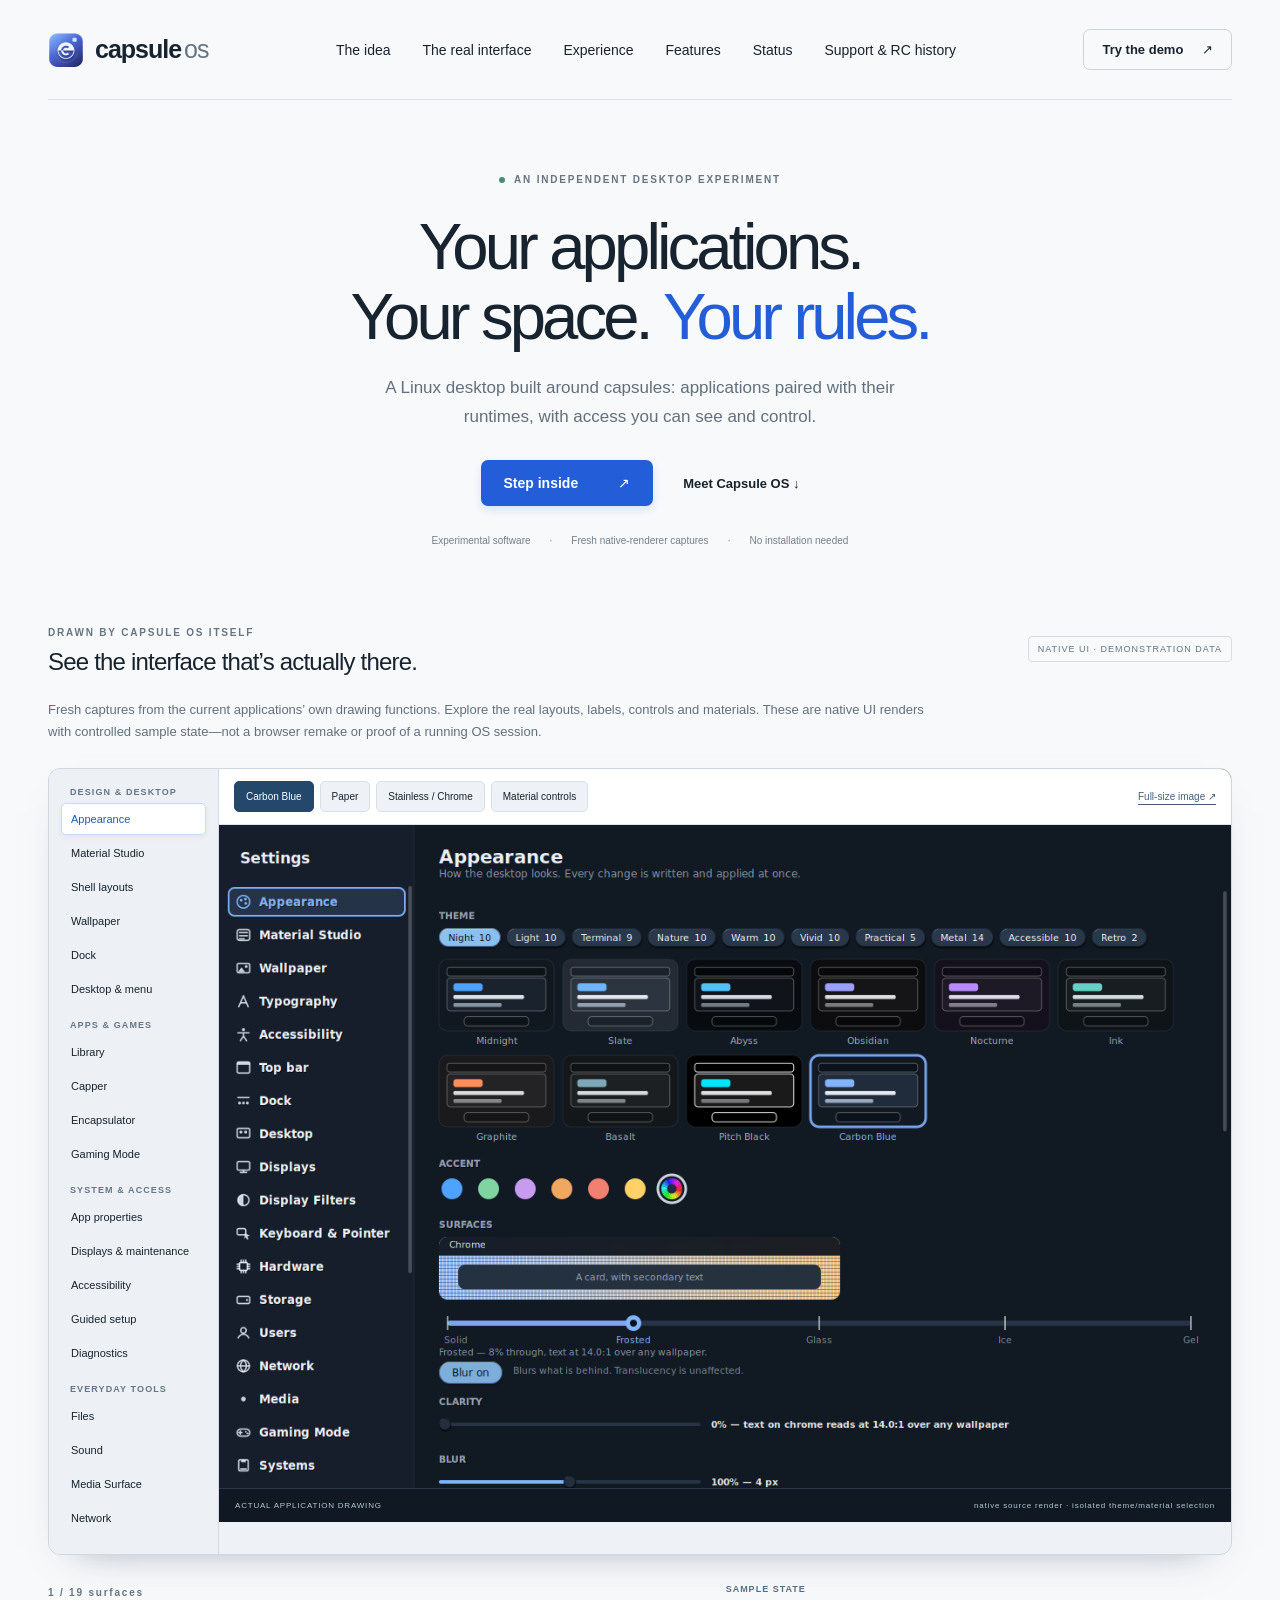
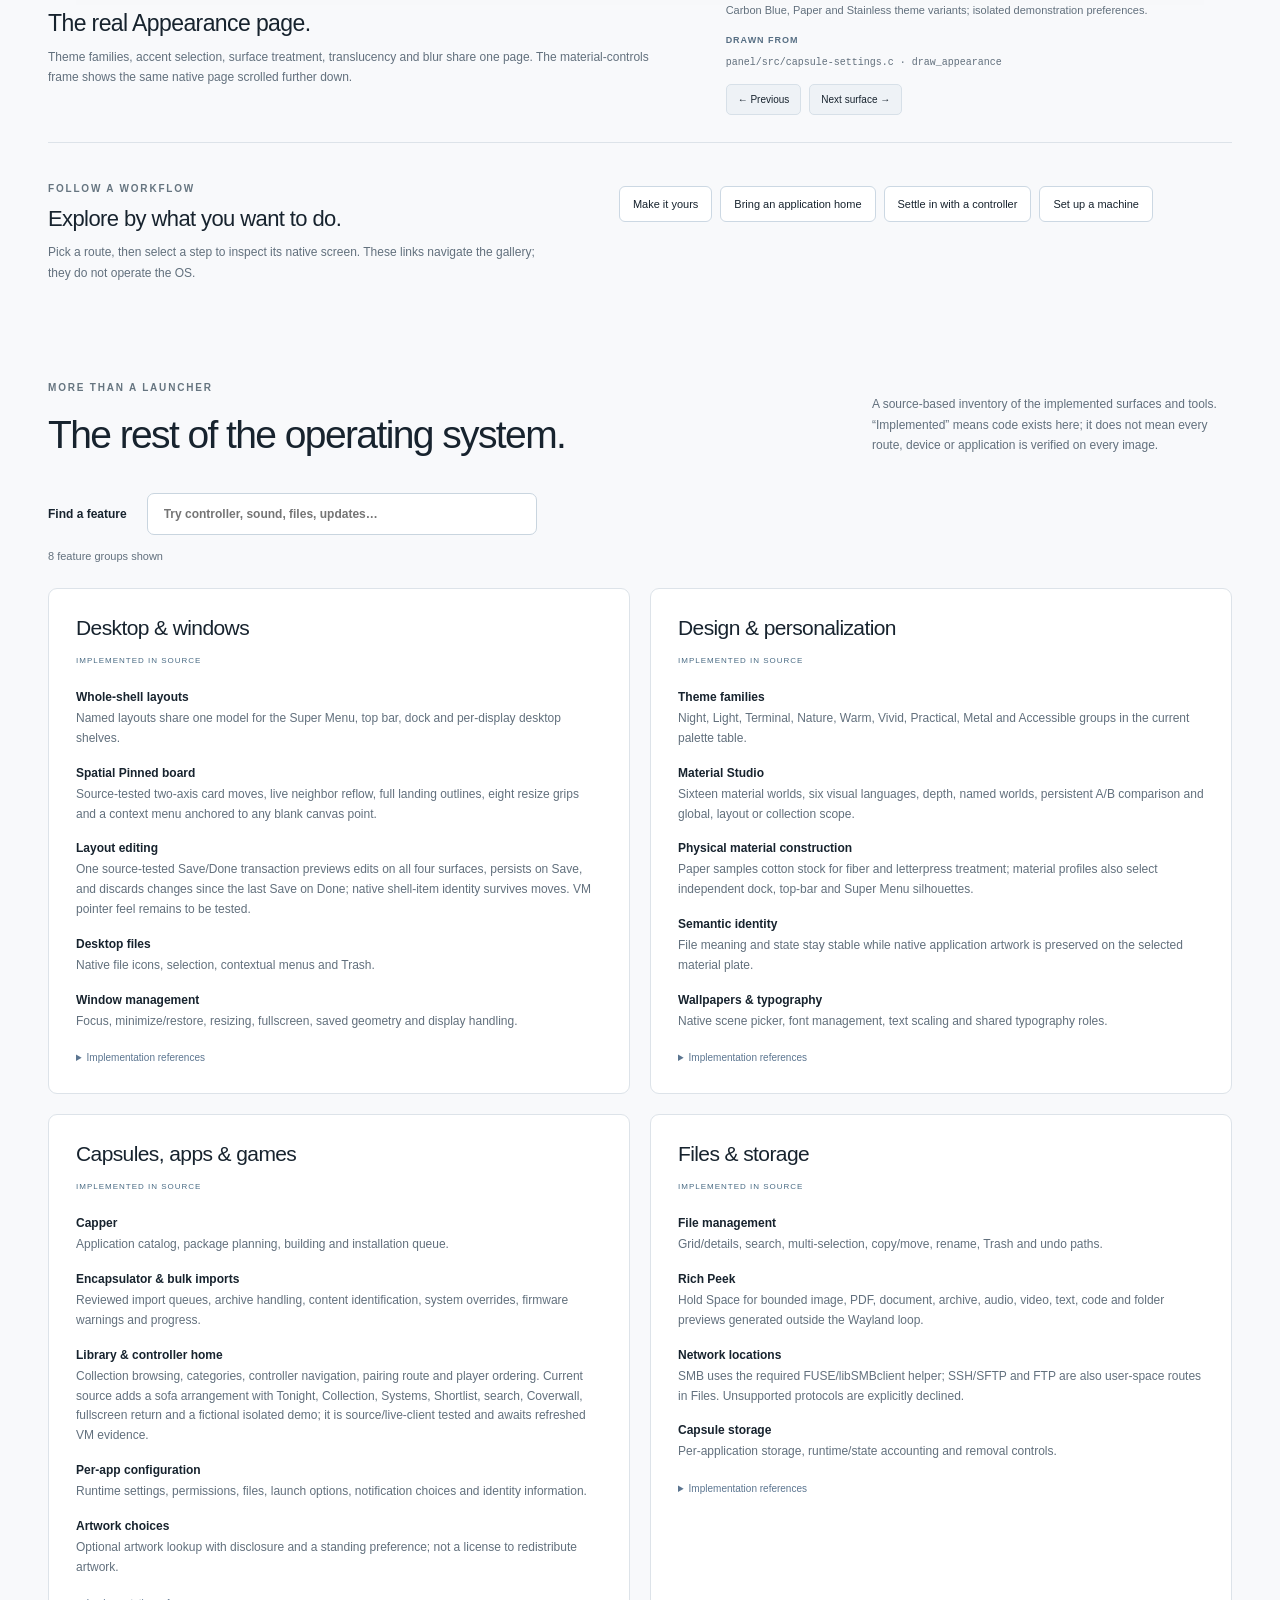
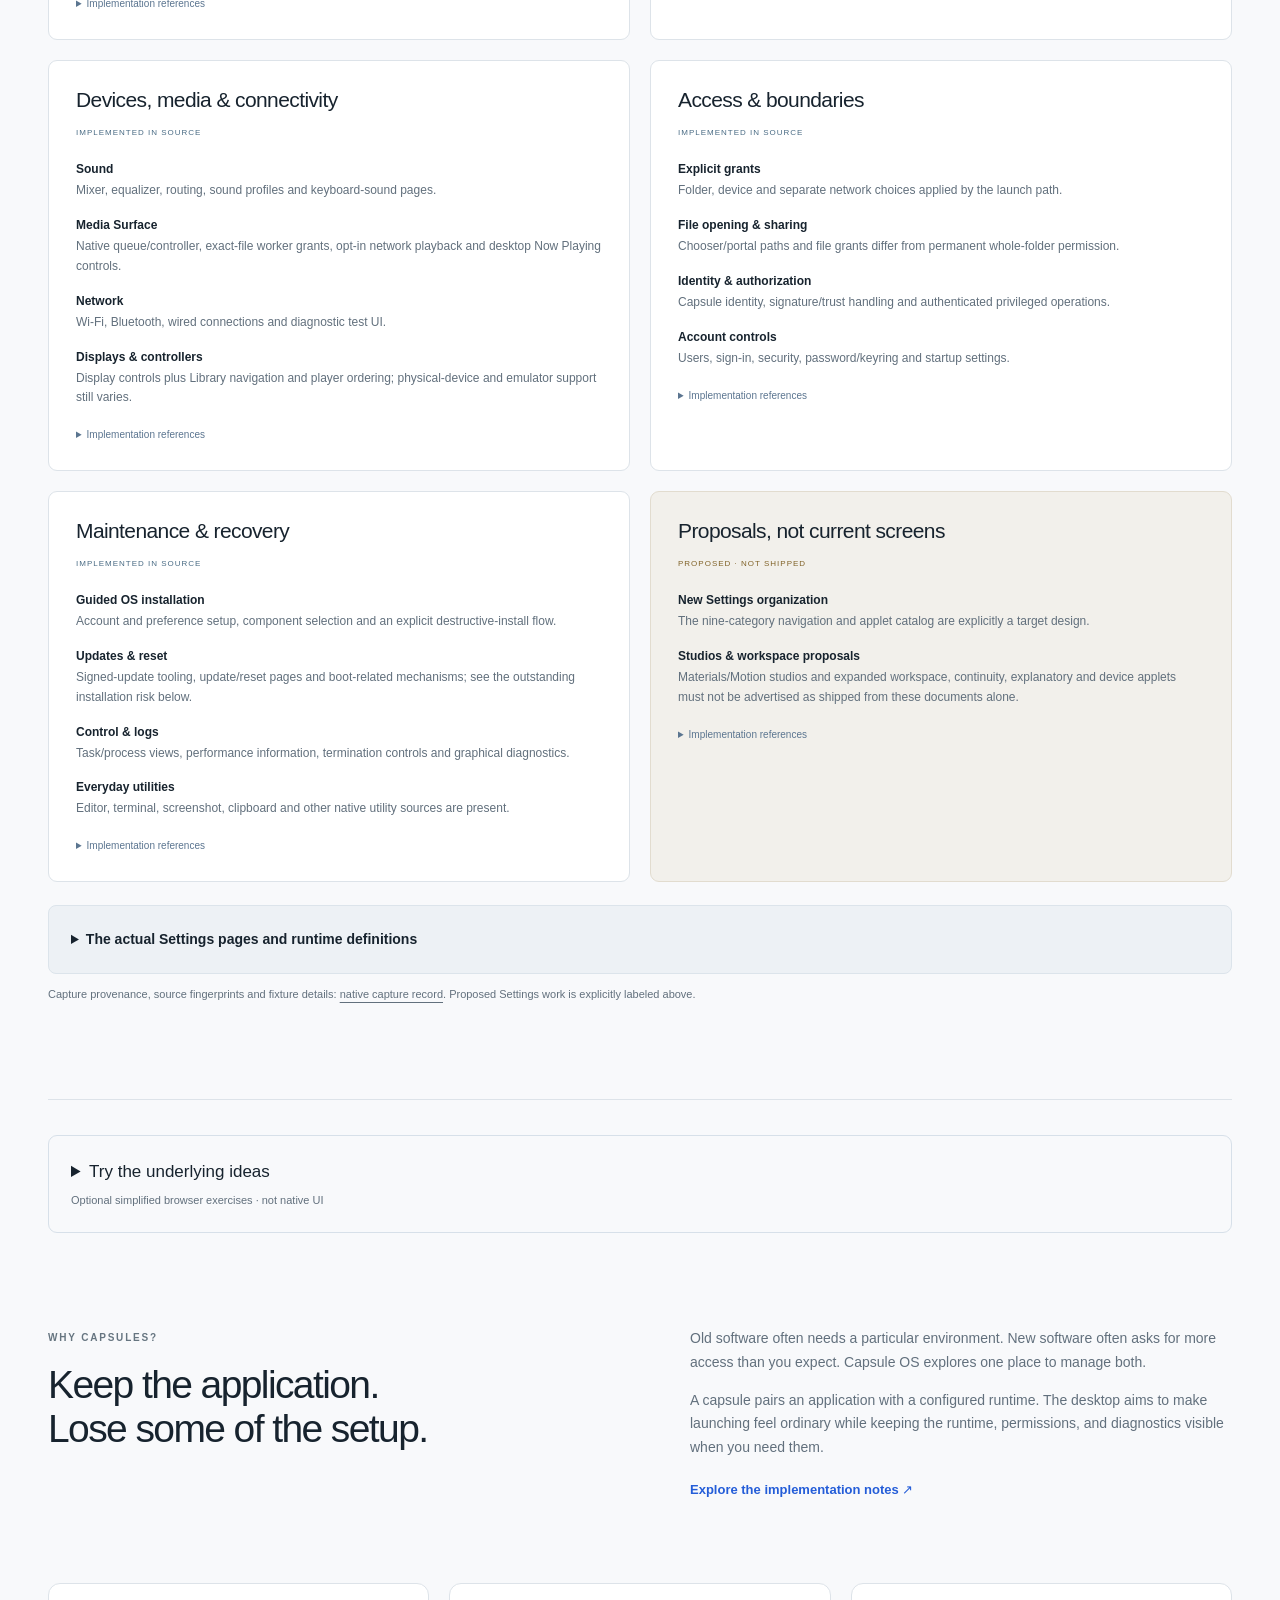
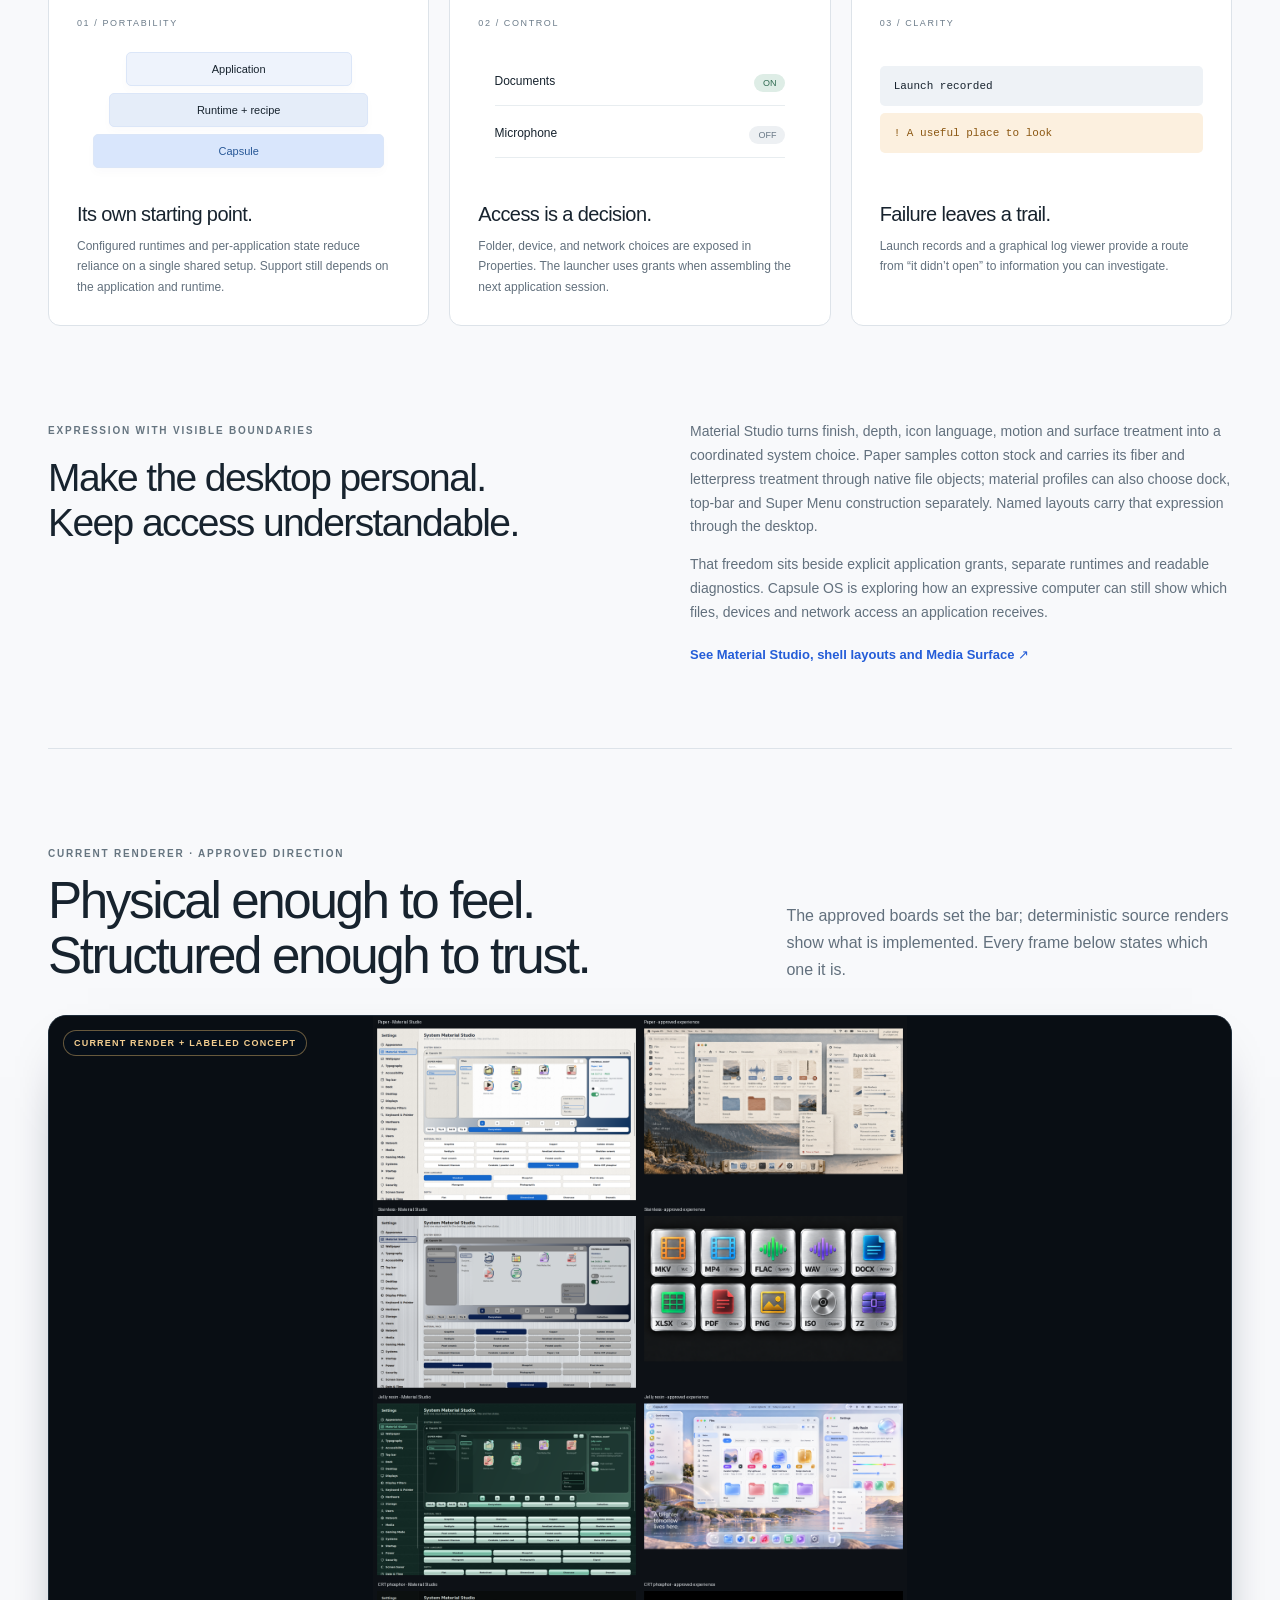
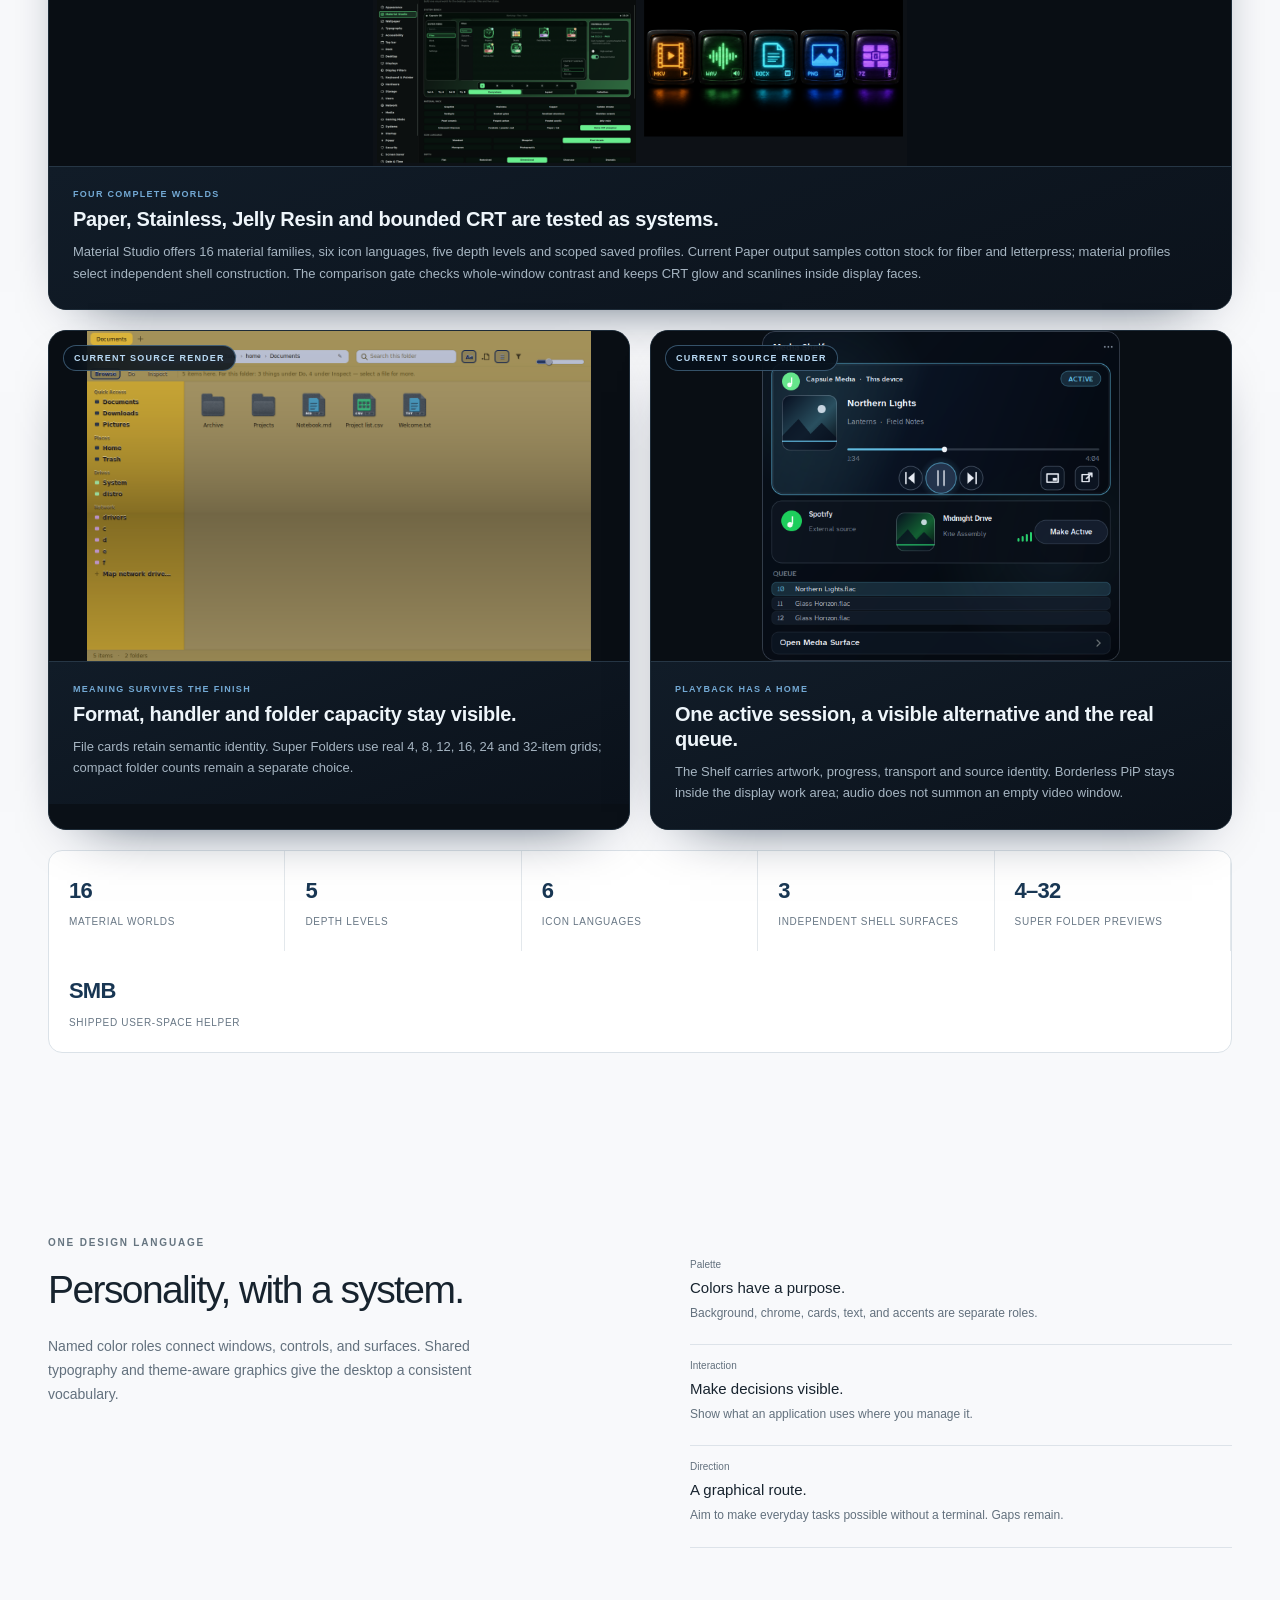
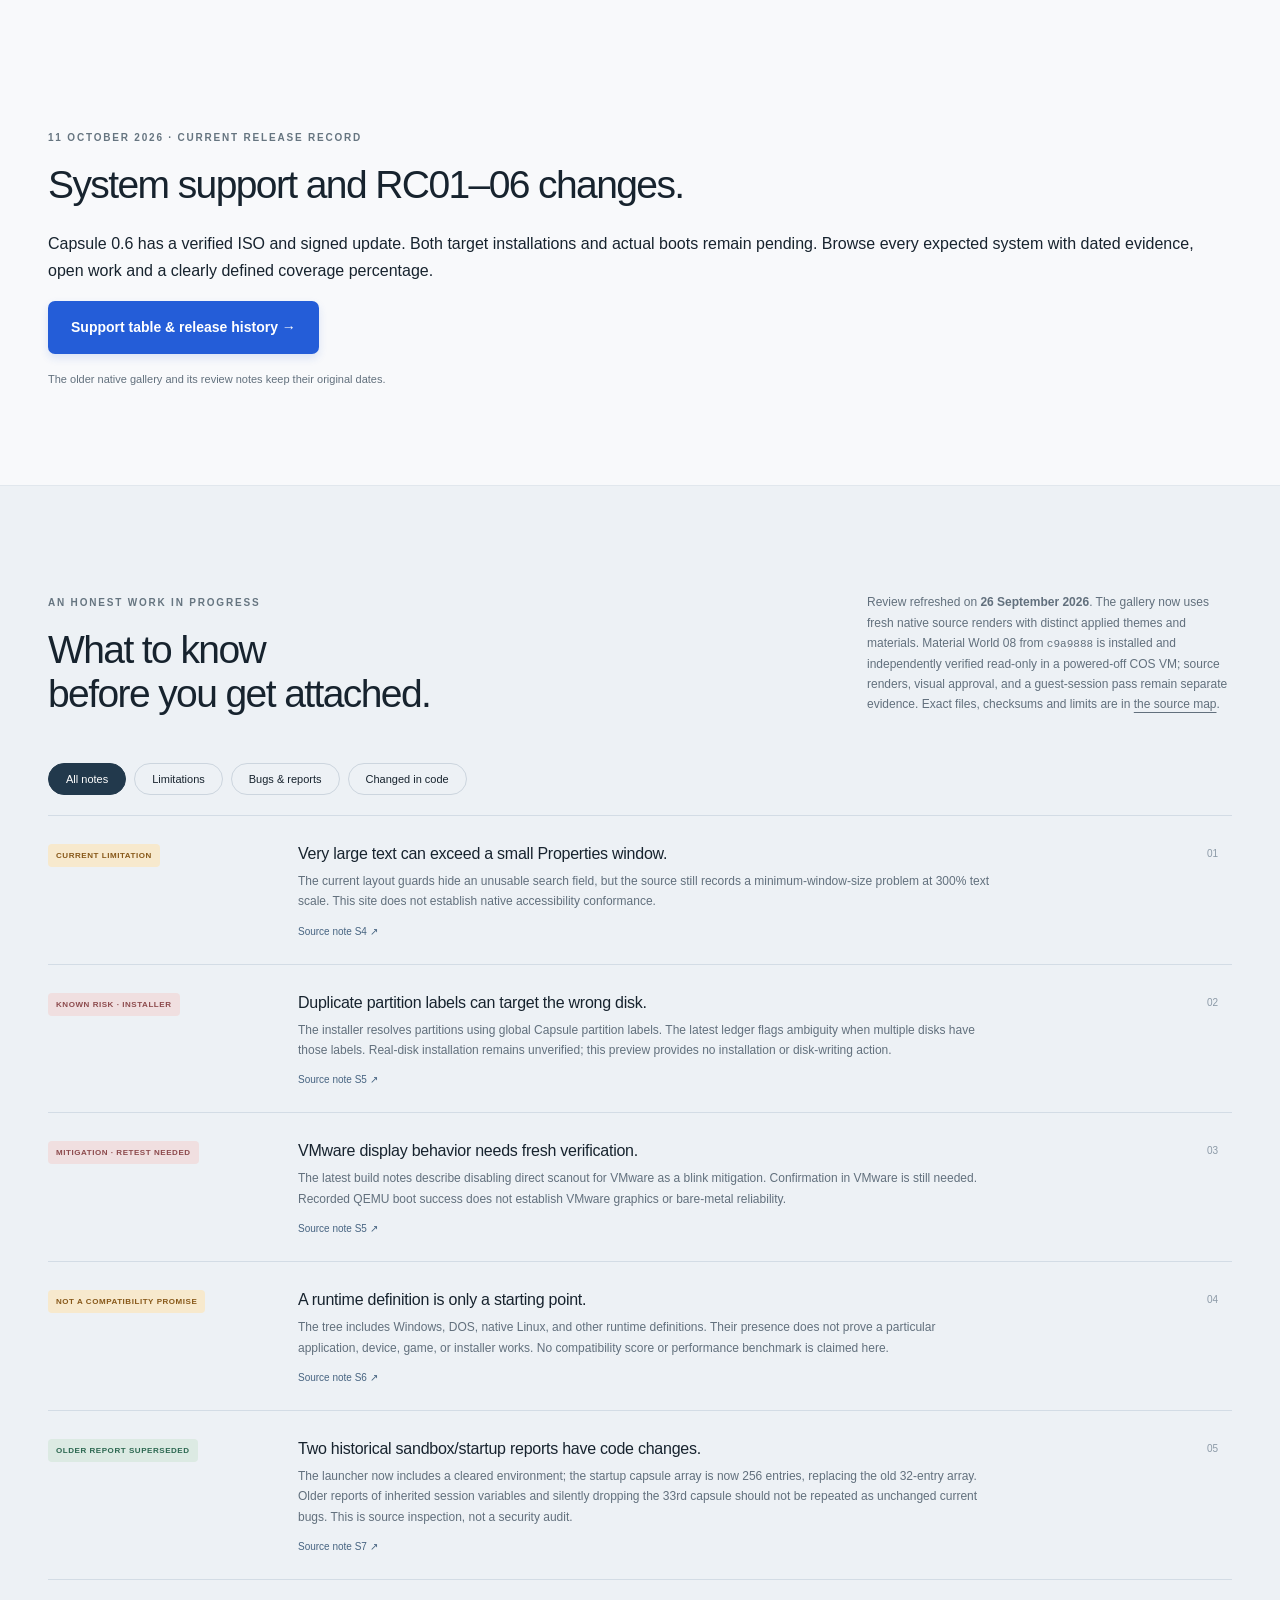
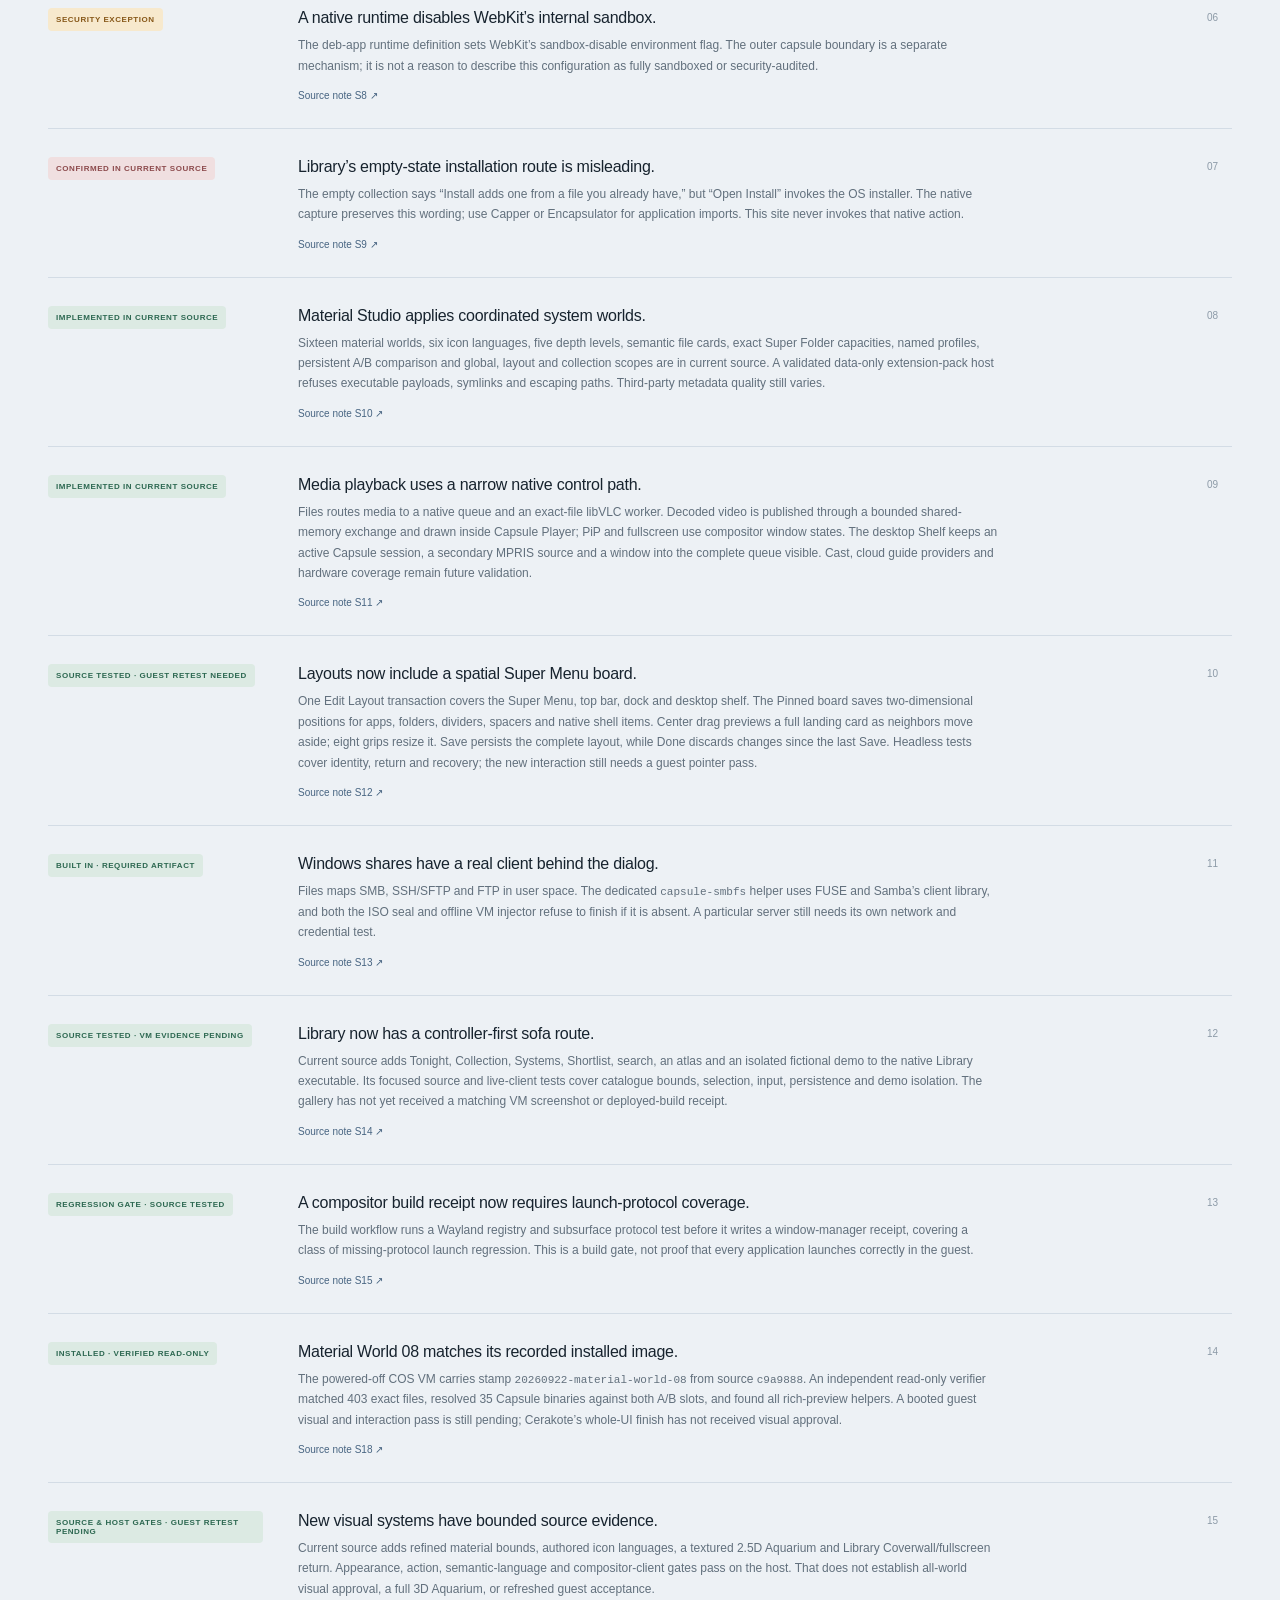
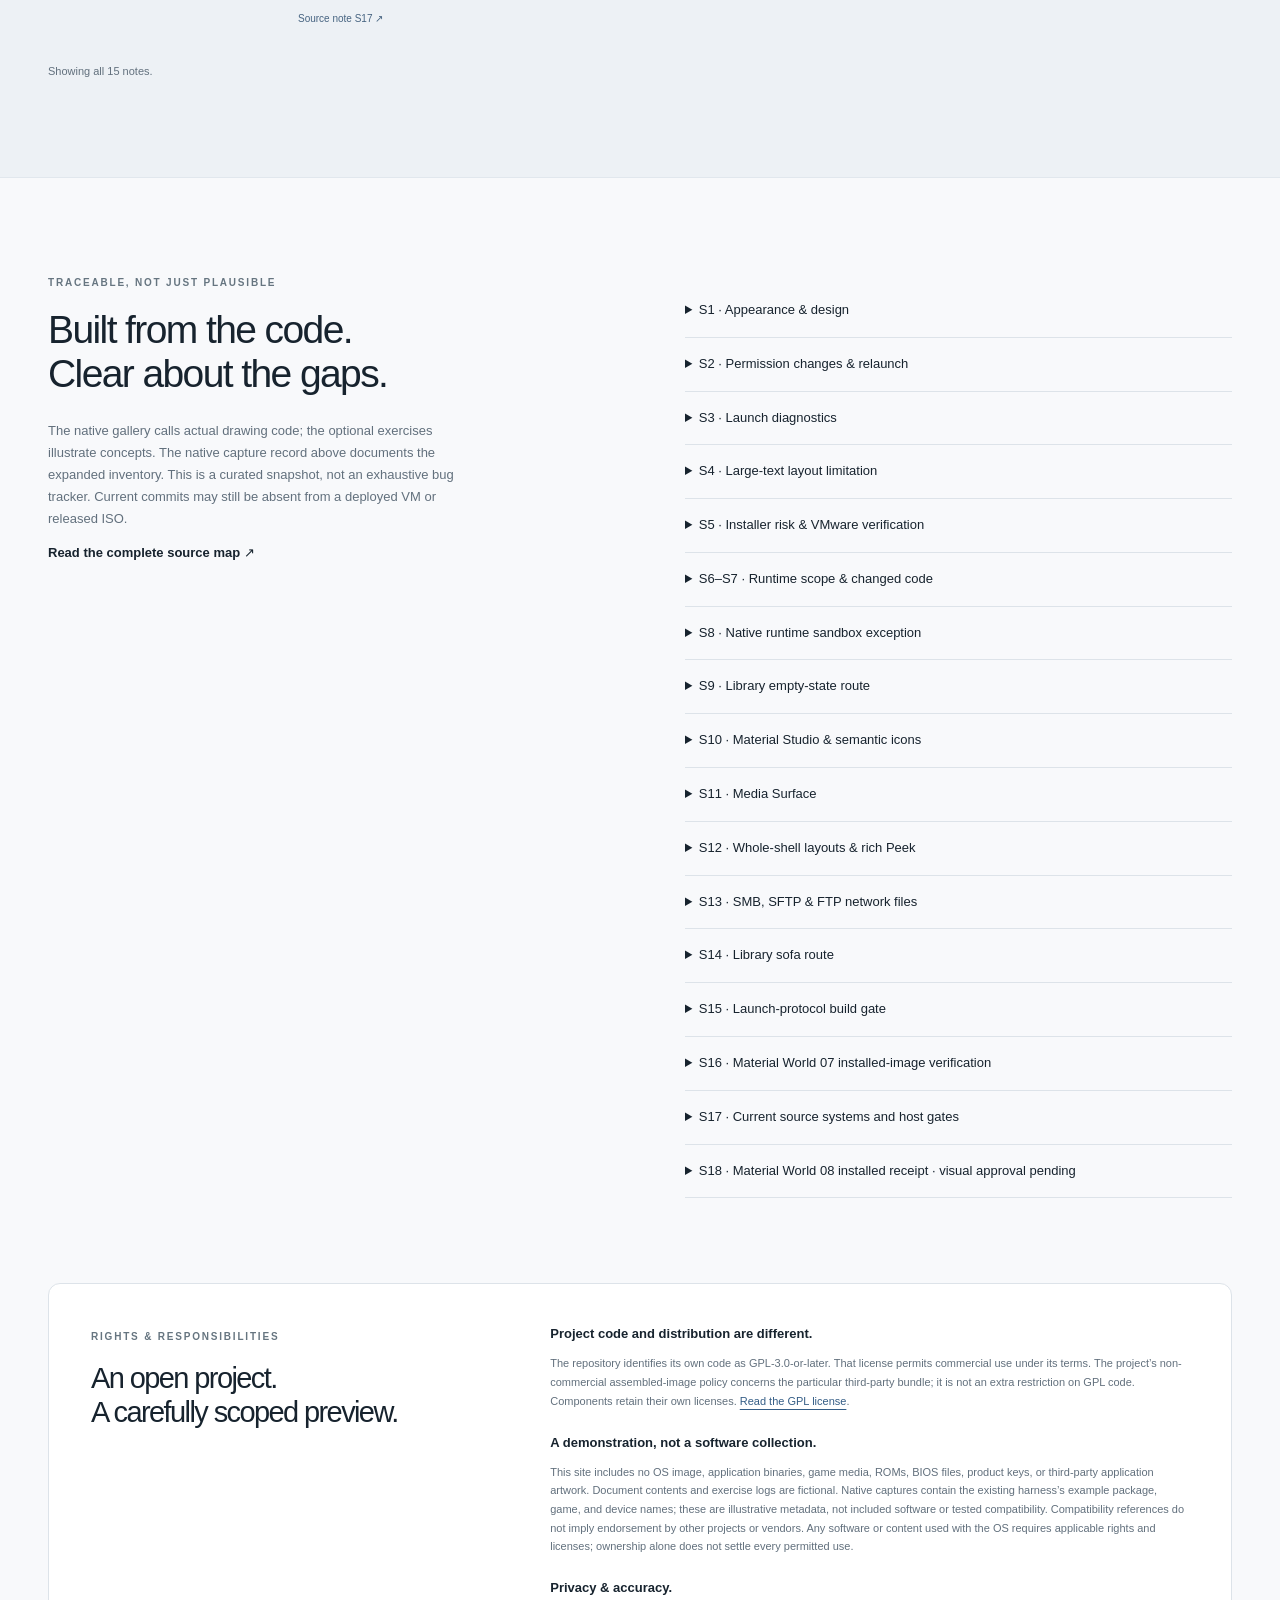
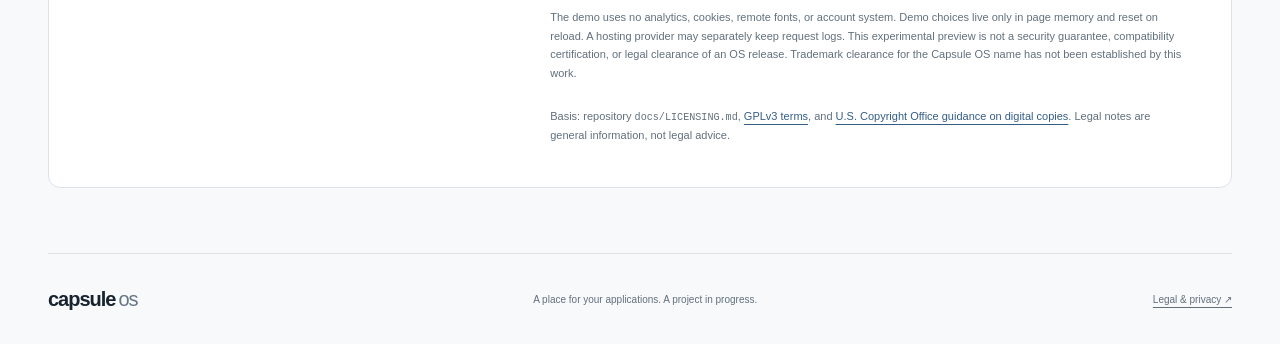
<file: index.html>
<!doctype html>
<!-- SPDX-License-Identifier: GPL-3.0-or-later -->
<html lang="en">
<head>
  <meta charset="utf-8"><meta name="viewport" content="width=device-width, initial-scale=1">
  <meta name="description" content="Explore Capsule OS, an experimental Linux desktop built around application capsules. Try interactive design, permission, and diagnostic demonstrations.">
  <meta name="referrer" content="no-referrer">
  <title>Capsule OS — A place for your applications.</title>
  <link rel="icon" href="assets/encapsulator.svg" type="image/svg+xml">
  <link rel="stylesheet" href="styles.css"><link rel="stylesheet" href="native.css"><script src="native-data.js" defer></script><script src="native-inventory.js" defer></script><script src="native.js" defer></script><script src="app.js" defer></script>
</head>
<body>
<a class="skip" href="#main">Skip to content</a>
<header class="header wrap">
  <a class="brand" href="#"><img src="assets/encapsulator.svg" width="36" height="36" alt="">capsule<span>os</span></a>
  <nav aria-label="Main navigation"><a href="#purpose">The idea</a><a href="#playground">The real interface</a><a href="#experience-title">Experience</a><a href="#features">Features</a><a href="#status">Status</a><a href="support.html">Support &amp; RC history</a></nav>
  <a class="header-cta" href="#playground">Try the demo <span aria-hidden="true">↗</span></a>
</header>
<main id="main">
<section class="hero wrap">
  <div class="eyebrow"><span class="dot"></span> AN INDEPENDENT DESKTOP EXPERIMENT</div>
  <h1>Your applications.<br>Your space. <span>Your rules.</span></h1>
  <p class="hero-copy">A Linux desktop built around capsules: applications paired with their runtimes, with access you can see and control.</p>
  <div class="hero-actions"><a class="button primary" href="#playground">Step inside <span aria-hidden="true">↗</span></a><a class="text-link" href="#purpose">Meet Capsule OS <span aria-hidden="true">↓</span></a></div>
  <div class="hero-meta"><span>Experimental software</span><span>Fresh native-renderer captures</span><span>No installation needed</span></div>
</section>
<section class="wrap native-section" id="playground" aria-labelledby="native-heading">
 <div class="showcase-top"><div><span class="eyebrow">DRAWN BY CAPSULE OS ITSELF</span><h2 id="native-heading">See the interface that’s actually there.</h2></div><span class="outline-badge">NATIVE UI · DEMONSTRATION DATA</span></div>
 <p class="native-intro">Fresh captures from the current applications’ own drawing functions. Explore the real layouts, labels, controls and materials. These are native UI renders with controlled sample state—not a browser remake or proof of a running OS session.</p>
 <label class="native-mobile-picker">Explore a native screen <select id="native-mobile-select"></select></label>
 <div class="native-gallery" id="native-gallery">
  <nav id="native-navigation" aria-label="Native interface gallery"></nav>
  <div class="native-stage"><div class="native-toolbar"><div id="native-variants" role="group" aria-label="Native screen variants"></div><a id="native-original" href="assets/native/appearance.png" target="_blank" rel="noopener">Full-size image ↗</a></div><figure><img id="native-image" src="assets/native/appearance.png" width="1160" height="760" alt="The native Capsule OS Appearance page, rendered by current source using Carbon Blue."><figcaption><span id="native-evidence-kind">ACTUAL APPLICATION DRAWING</span><span id="native-evidence-note">1160 × 760 · source snapshot</span></figcaption></figure></div>
 </div>
 <div class="native-description"><div><span class="eyebrow" id="native-counter">1 / 19 surfaces</span><h3 id="native-title">The real Appearance page.</h3><p id="native-description">Theme families, accent selection, surfaces, translucency and blur in the native Settings page.</p></div><div class="native-provenance"><p><strong>Sample state</strong><span id="native-fixture">Carbon Blue; isolated demonstration preferences.</span></p><p><strong>Drawn from</strong><code id="native-source">panel/src/capsule-settings.c</code></p><div class="native-paging"><button id="native-prev" aria-label="Previous native surface">← Previous</button><button id="native-next" aria-label="Next native surface">Next surface →</button></div></div></div>
 <noscript><p class="notice">The native Appearance capture above is available without JavaScript. Enable JavaScript to switch surfaces, or browse the <a href="NATIVE-CAPTURES.md">capture index</a>.</p></noscript>
 <div class="tour-builder"><div><span class="eyebrow">FOLLOW A WORKFLOW</span><h3>Explore by what you want to do.</h3><p>Pick a route, then select a step to inspect its native screen. These links navigate the gallery; they do not operate the OS.</p></div><div><div class="tour-options" role="group" aria-label="Guided routes"><button data-tour="appearance,wallpaper,dock-settings,desktop,accessibility" aria-pressed="false">Make it yours</button><button data-tour="capper,encapsulator,permissions,library" aria-pressed="false">Bring an application home</button><button data-tour="library,network,sound" aria-pressed="false">Settle in with a controller</button><button data-tour="install,network,accessibility,logs" aria-pressed="false">Set up a machine</button></div><div id="tour-steps" aria-live="polite"></div></div></div>
</section>
<section class="wrap section feature-section" id="features"><div class="feature-heading"><div><span class="eyebrow">MORE THAN A LAUNCHER</span><h2>The rest of the operating system.</h2></div><p>A source-based inventory of the implemented surfaces and tools. “Implemented” means code exists here; it does not mean every route, device or application is verified on every image.</p></div><label class="feature-search">Find a feature <input type="search" id="feature-search" placeholder="Try controller, sound, files, updates…"></label><p id="feature-count" class="small" aria-live="polite">8 feature groups shown</p><div id="feature-groups"></div>
 <details class="inventory-details"><summary>The actual Settings pages and runtime definitions</summary><div class="inventory-columns"><div><h3>Settings pages in the current source</h3><p class="small">Extracted from PAGE_NAME in capsule-settings.c, not the proposed navigation catalog.</p><ul id="settings-inventory"></ul></div><div><h3>Runtime definitions in the current tree</h3><p class="small">Definitions are configuration, not a tested-application list. Some require separately licensed software or firmware.</p><ul id="runtime-inventory"></ul></div></div></details>
 <p class="small">Capture provenance, source fingerprints and fixture details: <a href="NATIVE-CAPTURES.md">native capture record</a>. Proposed Settings work is explicitly labeled above.</p>
</section>
<details class="concept-lab wrap" id="concept-lab"><summary><span>Try the underlying ideas</span><small>Optional simplified browser exercises · not native UI</small></summary>
<section class="showcase" id="concept-demos" aria-labelledby="play-title">
  <div class="showcase-top"><div><span class="eyebrow">SUPPLEMENTARY LEARNING EXERCISES</span><h2 id="play-title">Experiment with three concepts.</h2></div><span class="outline-badge">ILLUSTRATION · NOT NATIVE UI</span></div>
  <div class="demo-tabs" role="tablist" aria-label="Choose a demonstration"><button id="tab-appearance" role="tab" aria-selected="true" aria-controls="demo-panel" data-demo="appearance">01 <span>Make it yours</span></button><button id="tab-permissions" role="tab" aria-selected="false" tabindex="-1" aria-controls="demo-panel" data-demo="permissions">02 <span>Decide what gets in</span></button><button id="tab-logs" role="tab" aria-selected="false" tabindex="-1" aria-controls="demo-panel" data-demo="logs">03 <span>See what happened</span></button></div>
  <div class="desktop" id="desktop" data-theme="midnight">
    <div class="wallpaper" aria-hidden="true"><div class="orbit orbit-one"></div><div class="orbit orbit-two"></div><div class="orbit orbit-three"></div></div>
    <div class="systembar"><span class="system-name"><img src="assets/encapsulator.svg" alt="" width="20" height="20"> Capsule OS <span class="system-app" id="system-app">Settings</span></span><span class="system-time">Preview session <span aria-hidden="true">·</span> 09:41</span></div>
    <div class="desktop-label" aria-hidden="true">A space<br>of your own.</div>
    <div class="app-window" id="demo-panel" role="tabpanel" aria-labelledby="tab-appearance" tabindex="0"></div>
    <div class="dock" aria-label="Demo shortcuts"><button data-open="appearance" aria-label="Open appearance demo" title="Appearance"><svg viewBox="0 0 24 24" aria-hidden="true"><circle cx="12" cy="12" r="8"/><circle cx="12" cy="12" r="3"/><path d="M12 2v3m0 14v3M2 12h3m14 0h3"/></svg><span></span></button><button data-open="permissions" aria-label="Open permissions demo" title="Permissions"><svg viewBox="0 0 24 24" aria-hidden="true"><rect x="5" y="10" width="14" height="11" rx="3"/><path d="M8 10V7a4 4 0 018 0v3m-4 5v3"/></svg><span></span></button><button data-open="logs" aria-label="Open logs demo" title="Logs"><svg viewBox="0 0 24 24" aria-hidden="true"><rect x="4" y="3" width="16" height="18" rx="3"/><path d="M8 8h8m-8 4h8m-8 4h5"/></svg><span></span></button></div>
  </div>
  <div class="demo-caption"><p id="demo-caption"></p><button id="reset-demo" class="text-link">Reset demos ↺</button></div>
  <p class="simulation-note">These browser interactions explain selected code paths. They do not run applications, enforce an OS sandbox, access your files, or reproduce every native control. The wallpaper is a web illustration.</p>
  <noscript><p class="notice">Enable JavaScript for interactive demos. The project overview, limitations, and legal notes below remain available.</p></noscript>
</section>
</details>
<section class="purpose wrap section" id="purpose">
  <div><span class="eyebrow">WHY CAPSULES?</span><h2>Keep the application.<br>Lose some of the setup.</h2></div>
  <div class="purpose-copy"><p>Old software often needs a particular environment. New software often asks for more access than you expect. Capsule OS explores one place to manage both.</p><p>A capsule pairs an application with a configured runtime. The desktop aims to make launching feel ordinary while keeping the runtime, permissions, and diagnostics visible when you need them.</p><a class="text-link" href="#evidence">Explore the implementation notes ↗</a></div>
</section>
<section class="advantages wrap" aria-label="Design advantages">
  <article><span class="card-number">01 / PORTABILITY</span><div class="mini-stack" aria-hidden="true"><span>Application</span><span>Runtime + recipe</span><span>Capsule</span></div><h3>Its own starting point.</h3><p>Configured runtimes and per-application state reduce reliance on a single shared setup. Support still depends on the application and runtime.</p></article>
  <article><span class="card-number">02 / CONTROL</span><div class="mini-access" aria-hidden="true"><span>Documents <i>ON</i></span><span>Microphone <i>OFF</i></span></div><h3>Access is a decision.</h3><p>Folder, device, and network choices are exposed in Properties. The launcher uses grants when assembling the next application session.</p></article>
  <article><span class="card-number">03 / CLARITY</span><div class="mini-log" aria-hidden="true"><span>Launch recorded</span><span>! A useful place to look</span></div><h3>Failure leaves a trail.</h3><p>Launch records and a graphical log viewer provide a route from “it didn’t open” to information you can investigate.</p></article>
</section>
<section class="purpose wrap section" aria-labelledby="expression-title">
  <div><span class="eyebrow">EXPRESSION WITH VISIBLE BOUNDARIES</span><h2 id="expression-title">Make the desktop personal.<br>Keep access understandable.</h2></div>
  <div class="purpose-copy"><p>Material Studio turns finish, depth, icon language, motion and surface treatment into a coordinated system choice. Paper samples cotton stock and carries its fiber and letterpress treatment through native file objects; material profiles can also choose dock, top-bar and Super Menu construction separately. Named layouts carry that expression through the desktop.</p><p>That freedom sits beside explicit application grants, separate runtimes and readable diagnostics. Capsule OS is exploring how an expressive computer can still show which files, devices and network access an application receives.</p><a class="text-link" href="#native-gallery">See Material Studio, shell layouts and Media Surface ↗</a></div>
</section>
<section class="experience wrap section" aria-labelledby="experience-title">
  <div class="experience-heading"><div><span class="eyebrow">CURRENT RENDERER · APPROVED DIRECTION</span><h2 id="experience-title">Physical enough to feel.<br>Structured enough to trust.</h2></div><p>The approved boards set the bar; deterministic source renders show what is implemented. Every frame below states which one it is.</p></div>
  <div class="experience-grid">
    <figure class="experience-card experience-wide"><div class="evidence-label mixed">CURRENT RENDER + LABELED CONCEPT</div><img src="assets/evidence/material-world-review.png" loading="lazy" alt="Four rows comparing current Paper, Stainless, Jelly Resin and CRT Material Studio renders at left with labeled approved concept art at right."><figcaption><span>Four complete worlds</span><strong>Paper, Stainless, Jelly Resin and bounded CRT are tested as systems.</strong><p>Material Studio offers 16 material families, six icon languages, five depth levels and scoped saved profiles. Current Paper output samples cotton stock for fiber and letterpress; material profiles select independent shell construction. The comparison gate checks whole-window contrast and keeps CRT glow and scanlines inside display faces.</p></figcaption></figure>
    <figure class="experience-card"><div class="evidence-label actual">CURRENT SOURCE RENDER</div><img src="assets/native/file-materials.png" loading="lazy" alt="Current deterministic file cards in Stainless, Copper, Verdigris, Paper, Jelly Resin and CRT, followed by 12 and 32-item Super Folders."><figcaption><span>Meaning survives the finish</span><strong>Format, handler and folder capacity stay visible.</strong><p>File cards retain semantic identity. Super Folders use real 4, 8, 12, 16, 24 and 32-item grids; compact folder counts remain a separate choice.</p></figcaption></figure>
    <figure class="experience-card"><div class="evidence-label actual">CURRENT SOURCE RENDER</div><img src="assets/native/media-shelf.png" loading="lazy" alt="Current deterministic Media Shelf showing the active Capsule Media session, secondary Spotify session and three queue rows."><figcaption><span>Playback has a home</span><strong>One active session, a visible alternative and the real queue.</strong><p>The Shelf carries artwork, progress, transport and source identity. Borderless PiP stays inside the display work area; audio does not summon an empty video window.</p></figcaption></figure>
  </div>
  <div class="experience-facts" aria-label="Implemented experience facts"><p><strong>16</strong><span>material worlds</span></p><p><strong>5</strong><span>depth levels</span></p><p><strong>6</strong><span>icon languages</span></p><p><strong>3</strong><span>independent shell surfaces</span></p><p><strong>4–32</strong><span>Super Folder previews</span></p><p><strong>SMB</strong><span>shipped user-space helper</span></p></div>
</section>
<section class="design-strip wrap section"><div><span class="eyebrow">ONE DESIGN LANGUAGE</span><h2>Personality, with a system.</h2><p>Named color roles connect windows, controls, and surfaces. Shared typography and theme-aware graphics give the desktop a consistent vocabulary.</p></div><div class="design-notes"><div><span>Palette</span><strong>Colors have a purpose.</strong><p>Background, chrome, cards, text, and accents are separate roles.</p></div><div><span>Interaction</span><strong>Make decisions visible.</strong><p>Show what an application uses where you manage it.</p></div><div><span>Direction</span><strong>A graphical route.</strong><p>Aim to make everyday tasks possible without a terminal. Gaps remain.</p></div></div></section>
<section class="wrap section"><span class="eyebrow">11 OCTOBER 2026 · CURRENT RELEASE RECORD</span><h2>System support and RC01–06 changes.</h2><p>Capsule 0.6 has a verified ISO and signed update. Both target installations and actual boots remain pending. Browse every expected system with dated evidence, open work and a clearly defined coverage percentage.</p><p><a class="button primary" href="support.html">Support table &amp; release history →</a></p><p class="small">The older native gallery and its review notes keep their original dates.</p></section><section class="status-section" id="status"><div class="wrap section">
  <div class="status-heading"><div><span class="eyebrow">AN HONEST WORK IN PROGRESS</span><h2>What to know<br>before you get attached.</h2></div><p>Review refreshed on <strong>26 September 2026</strong>. The gallery now uses fresh native source renders with distinct applied themes and materials. Material World 08 from <code>c9a9888</code> is installed and independently verified read-only in a powered-off COS VM; source renders, visual approval, and a guest-session pass remain separate evidence. Exact files, checksums and limits are in <a href="SOURCES.md">the source map</a>.</p></div>
  <div class="status-filters" role="group" aria-label="Filter project status"><button aria-pressed="true" data-filter="all">All notes</button><button aria-pressed="false" data-filter="limitation">Limitations</button><button aria-pressed="false" data-filter="bug">Bugs & reports</button><button aria-pressed="false" data-filter="changed">Changed in code</button></div>
  <div id="status-list">
    <article class="status-row" data-kind="limitation"><span class="status-badge amber">CURRENT LIMITATION</span><div><h3>Very large text can exceed a small Properties window.</h3><p>The current layout guards hide an unusable search field, but the source still records a minimum-window-size problem at 300% text scale. This site does not establish native accessibility conformance.</p><a href="#evidence">Source note S4 ↗</a></div><span class="row-number">01</span></article>
    <article class="status-row" data-kind="bug"><span class="status-badge rose">KNOWN RISK · INSTALLER</span><div><h3>Duplicate partition labels can target the wrong disk.</h3><p>The installer resolves partitions using global Capsule partition labels. The latest ledger flags ambiguity when multiple disks have those labels. Real-disk installation remains unverified; this preview provides no installation or disk-writing action.</p><a href="#evidence">Source note S5 ↗</a></div><span class="row-number">02</span></article>
    <article class="status-row" data-kind="bug"><span class="status-badge rose">MITIGATION · RETEST NEEDED</span><div><h3>VMware display behavior needs fresh verification.</h3><p>The latest build notes describe disabling direct scanout for VMware as a blink mitigation. Confirmation in VMware is still needed. Recorded QEMU boot success does not establish VMware graphics or bare-metal reliability.</p><a href="#evidence">Source note S5 ↗</a></div><span class="row-number">03</span></article>
    <article class="status-row" data-kind="limitation"><span class="status-badge amber">NOT A COMPATIBILITY PROMISE</span><div><h3>A runtime definition is only a starting point.</h3><p>The tree includes Windows, DOS, native Linux, and other runtime definitions. Their presence does not prove a particular application, device, game, or installer works. No compatibility score or performance benchmark is claimed here.</p><a href="#evidence">Source note S6 ↗</a></div><span class="row-number">04</span></article>
    <article class="status-row" data-kind="changed"><span class="status-badge green">OLDER REPORT SUPERSEDED</span><div><h3>Two historical sandbox/startup reports have code changes.</h3><p>The launcher now includes a cleared environment; the startup capsule array is now 256 entries, replacing the old 32-entry array. Older reports of inherited session variables and silently dropping the 33rd capsule should not be repeated as unchanged current bugs. This is source inspection, not a security audit.</p><a href="#evidence">Source note S7 ↗</a></div><span class="row-number">05</span></article>
    <article class="status-row" data-kind="limitation"><span class="status-badge amber">SECURITY EXCEPTION</span><div><h3>A native runtime disables WebKit’s internal sandbox.</h3><p>The deb-app runtime definition sets WebKit’s sandbox-disable environment flag. The outer capsule boundary is a separate mechanism; it is not a reason to describe this configuration as fully sandboxed or security-audited.</p><a href="#evidence">Source note S8 ↗</a></div><span class="row-number">06</span></article>
    <article class="status-row" data-kind="bug"><span class="status-badge rose">CONFIRMED IN CURRENT SOURCE</span><div><h3>Library’s empty-state installation route is misleading.</h3><p>The empty collection says “Install adds one from a file you already have,” but “Open Install” invokes the OS installer. The native capture preserves this wording; use Capper or Encapsulator for application imports. This site never invokes that native action.</p><a href="#evidence">Source note S9 ↗</a></div><span class="row-number">07</span></article>
    <article class="status-row" data-kind="changed"><span class="status-badge green">IMPLEMENTED IN CURRENT SOURCE</span><div><h3>Material Studio applies coordinated system worlds.</h3><p>Sixteen material worlds, six icon languages, five depth levels, semantic file cards, exact Super Folder capacities, named profiles, persistent A/B comparison and global, layout and collection scopes are in current source. A validated data-only extension-pack host refuses executable payloads, symlinks and escaping paths. Third-party metadata quality still varies.</p><a href="#evidence">Source note S10 ↗</a></div><span class="row-number">08</span></article>
    <article class="status-row" data-kind="changed"><span class="status-badge green">IMPLEMENTED IN CURRENT SOURCE</span><div><h3>Media playback uses a narrow native control path.</h3><p>Files routes media to a native queue and an exact-file libVLC worker. Decoded video is published through a bounded shared-memory exchange and drawn inside Capsule Player; PiP and fullscreen use compositor window states. The desktop Shelf keeps an active Capsule session, a secondary MPRIS source and a window into the complete queue visible. Cast, cloud guide providers and hardware coverage remain future validation.</p><a href="#evidence">Source note S11 ↗</a></div><span class="row-number">09</span></article>
    <article class="status-row" data-kind="changed"><span class="status-badge green">SOURCE TESTED · GUEST RETEST NEEDED</span><div><h3>Layouts now include a spatial Super Menu board.</h3><p>One Edit Layout transaction covers the Super Menu, top bar, dock and desktop shelf. The Pinned board saves two-dimensional positions for apps, folders, dividers, spacers and native shell items. Center drag previews a full landing card as neighbors move aside; eight grips resize it. Save persists the complete layout, while Done discards changes since the last Save. Headless tests cover identity, return and recovery; the new interaction still needs a guest pointer pass.</p><a href="#evidence">Source note S12 ↗</a></div><span class="row-number">10</span></article>
    <article class="status-row" data-kind="changed"><span class="status-badge green">BUILT IN · REQUIRED ARTIFACT</span><div><h3>Windows shares have a real client behind the dialog.</h3><p>Files maps SMB, SSH/SFTP and FTP in user space. The dedicated <code>capsule-smbfs</code> helper uses FUSE and Samba’s client library, and both the ISO seal and offline VM injector refuse to finish if it is absent. A particular server still needs its own network and credential test.</p><a href="#evidence">Source note S13 ↗</a></div><span class="row-number">11</span></article>
    <article class="status-row" data-kind="changed"><span class="status-badge green">SOURCE TESTED · VM EVIDENCE PENDING</span><div><h3>Library now has a controller-first sofa route.</h3><p>Current source adds Tonight, Collection, Systems, Shortlist, search, an atlas and an isolated fictional demo to the native Library executable. Its focused source and live-client tests cover catalogue bounds, selection, input, persistence and demo isolation. The gallery has not yet received a matching VM screenshot or deployed-build receipt.</p><a href="#evidence">Source note S14 ↗</a></div><span class="row-number">12</span></article>
    <article class="status-row" data-kind="changed"><span class="status-badge green">REGRESSION GATE · SOURCE TESTED</span><div><h3>A compositor build receipt now requires launch-protocol coverage.</h3><p>The build workflow runs a Wayland registry and subsurface protocol test before it writes a window-manager receipt, covering a class of missing-protocol launch regression. This is a build gate, not proof that every application launches correctly in the guest.</p><a href="#evidence">Source note S15 ↗</a></div><span class="row-number">13</span></article>
    <article class="status-row" data-kind="changed"><span class="status-badge green">INSTALLED · VERIFIED READ-ONLY</span><div><h3>Material World 08 matches its recorded installed image.</h3><p>The powered-off COS VM carries stamp <code>20260922-material-world-08</code> from source <code>c9a9888</code>. An independent read-only verifier matched 403 exact files, resolved 35 Capsule binaries against both A/B slots, and found all rich-preview helpers. A booted guest visual and interaction pass is still pending; Cerakote’s whole-UI finish has not received visual approval.</p><a href="#evidence">Source note S18 ↗</a></div><span class="row-number">14</span></article>
    <article class="status-row" data-kind="changed"><span class="status-badge green">SOURCE & HOST GATES · GUEST RETEST PENDING</span><div><h3>New visual systems have bounded source evidence.</h3><p>Current source adds refined material bounds, authored icon languages, a textured 2.5D Aquarium and Library Coverwall/fullscreen return. Appearance, action, semantic-language and compositor-client gates pass on the host. That does not establish all-world visual approval, a full 3D Aquarium, or refreshed guest acceptance.</p><a href="#evidence">Source note S17 ↗</a></div><span class="row-number">15</span></article>
  </div><p id="filter-result" class="small" aria-live="polite">Showing all 15 notes.</p>
</div></section>
<section class="wrap section evidence" id="evidence"><div><span class="eyebrow">TRACEABLE, NOT JUST PLAUSIBLE</span><h2>Built from the code.<br>Clear about the gaps.</h2><p>The native gallery calls actual drawing code; the optional exercises illustrate concepts. The native capture record above documents the expanded inventory. This is a curated snapshot, not an exhaustive bug tracker. Current commits may still be absent from a deployed VM or released ISO.</p><a href="SOURCES.md" class="text-link">Read the complete source map ↗</a></div><div class="source-notes">
  <details><summary>S1 · Appearance & design</summary><p><code>shared/theme.c</code> defines the exact Midnight, Paper, Carbon Blue, and Sea Glass color roles used in the demo. <code>docs/DESIGN.md</code> explains the design principles. Browser layout and wallpaper are illustrative.</p></details>
  <details><summary>S2 · Permission changes & relaunch</summary><p><code>panel/src/capsule-permissions.c</code>, <code>tools/capsule-run</code>, and <code>docs/manual/permissions.md</code> describe saved grants and their use at launch. The demo models three switches and a successful relaunch, not real enforcement or all failure paths.</p></details>
  <details><summary>S3 · Launch diagnostics</summary><p><code>panel/src/capsule-logs.c</code> includes “Only those lines” and log-export controls. <code>tools/capsule-run</code> writes launch records. All log entries on this page are invented demo data.</p></details>
  <details><summary>S4 · Large-text layout limitation</summary><p>See the comment and guard around <code>tab_has_search(a-&gt;tab) &amp;&amp; page_bottom(a) &gt; page_top(a)</code> in <code>panel/src/capsule-permissions.c</code>. The native UI has not been reproduced in a VM for this review.</p></details>
  <details><summary>S5 · Installer risk & VMware verification</summary><p><code>tools/capsule-install-run</code> resolves <code>/dev/disk/by-partlabel/capsule-*</code>. <code>capsule-ledger/NOTES.md</code>, entry 135, and <code>capsule-ledger/briefs/controller-home-and-imports.md</code> record the duplicate-label risk, VMware mitigation, and limits of build 202609090239 testing. Earlier launch failures and console flashes have later fix records and are not listed as unchanged bugs here.</p></details>
  <details><summary>S6–S7 · Runtime scope & changed code</summary><p><code>runtime-defs/</code> contains runtime definitions. In current source, <code>tools/capsule-run</code> includes <code>--clearenv</code> and <code>compositor/src/capsule-wm.c</code> declares <code>pending_capsules[256]</code>. Historical documentation still describes some earlier behavior.</p></details>
  <details><summary>S8 · Native runtime sandbox exception</summary><p><code>runtime-defs/deb-app.json</code> sets <code>WEBKIT_DISABLE_SANDBOX_THIS_IS_DANGEROUS</code> to <code>1</code>. Ledger entry 133 explicitly leaves this exception open. This inspection does not evaluate the overall security of the OS.</p></details>
  <details><summary>S9 · Library empty-state route</summary><p><code>panel/src/capsule-library.c</code> displays “Install adds one from a file you already have” and registers <code>HIT_INSTALL</code>; its install helper invokes <code>capsule-install</code>. The current native empty-state capture shows the wording. The OS was not changed during this website task.</p></details>
  <details><summary>S10 · Material Studio & semantic icons</summary><p><code>panel/src/capsule-settings.c</code>, <code>shared/iconprofile.c</code>, <code>shared/fileglyph.c</code>, <code>tools/capsule-icon-packs</code> and the shipped registry implement the current page, shared profile, semantic renderer, material-aware application plates and validated data-only extension boundary. Focused tests cover the implemented source, not every third-party package’s metadata.</p></details>
  <details><summary>S11 · Media Surface</summary><p><code>panel/src/capsule-player.c</code>, <code>panel/src/capsule-media-worker.c</code>, <code>shared/mediaframe.h</code>, <code>panel/src/capsule-panel.c</code> and the compositor protocol implement the controller, exact-file decoder boundary, embedded video exchange, PiP/fullscreen states and desktop-control bridge. <code>tools/check-media.sh</code> exercises state, grants, recording, frames and controls without claiming unavailable hardware validation.</p></details>
  <details><summary>S12 · Whole-shell layouts & rich Peek</summary><p><code>panel/src/capsule-launcher.c</code>, <code>panel/src/capsule-panel.c</code> and <code>tools/capsule-layout</code> implement the named whole-shell layout model and its spatial editor. Commit <code>c5c77bd</code> passes shared Save/Done, native descriptor routing, layout-return and interrupted-edit gates; <code>422901a</code> passes board movement, resizing, anchored menus and descriptor import gates. <code>panel/src/capsule-files.c</code> and <code>tools/capsule-peek</code> implement bounded rich previews. Guest pointer feel remains unverified for this newer revision.</p></details>
  <details><summary>S13 · SMB, SFTP & FTP network files</summary><p><code>panel/src/capsule-files.c</code> owns the mapping flow and <code>panel/src/capsule-smbfs.c</code> provides the FUSE/libSMBclient Windows-share helper. Build and VM-injection gates require that helper instead of shipping a dead SMB choice. See the source map for exact commits and limitations.</p></details>
  <details><summary>S14 · Library sofa route</summary><p><code>panel/src/library-sofa.h</code>, <code>panel/src/capsule-library.c</code>, <code>tools/library-sofa-test.py</code> and <code>tools/library-sofa-live-test.py</code> cover the controller-first route, bounded catalogue handling and isolated fictional demo. This site has no new VM screenshot or deployed-build receipt for the rewrite yet.</p></details>
  <details><summary>S15 · Launch-protocol build gate</summary><p>Commit <code>eaaab20</code> runs <code>tools/wayland-launch-protocol-test.py</code> before a compositor receipt is issued. It verifies required Wayland registries and a subsurface path in the build result. This narrows a launch-regression class; it does not certify every guest application launch.</p></details>
  <details><summary>S16 · Material World 07 installed-image verification</summary><p>Source <code>293b4a3</code> was installed under stamp <code>20260922-material-world-07</code>. A separate read-only verifier matched 402 exact installed hashes, resolved 35 Capsule ELFs through both A/B slots and found rich-preview helpers present. This proves the recorded offline image state, not a guest visual pass, hardware behavior or application compatibility. The Paper and Jelly gallery images remain source renders.</p></details>
  <details><summary>S17 · Current source systems and host gates</summary><p>Current source adds refined material bounds, authored icon languages, a textured 2.5D Aquarium and Library Coverwall/fullscreen return. The host gates are source/headless or compositor-client evidence. They do not establish all-world visual approval, a full 3D Aquarium or full tank editor, or refreshed guest interaction acceptance.</p></details>
  <details><summary>S18 · Material World 08 installed receipt · visual approval pending</summary><p>Source <code>c9a9888</code> was installed under stamp <code>20260922-material-world-08</code>. A read-only verifier matched 403 exact files, both 35-ELF A/B loader closures and the required preview helpers. The added frames are source renders, not guest screenshots. The stylist review gives conditional icon approval only: Cerakote is not approved as a whole-UI coated-metal finish. Guest visual/interaction proof and whole-UI approval remain pending.</p></details>
</div></section>
<section class="legal wrap" id="legal"><div class="legal-title"><span class="eyebrow">RIGHTS & RESPONSIBILITIES</span><h2>An open project.<br>A carefully scoped preview.</h2></div><div class="legal-copy"><h3>Project code and distribution are different.</h3><p>The repository identifies its own code as GPL-3.0-or-later. That license permits commercial use under its terms. The project’s non-commercial assembled-image policy concerns the particular third-party bundle; it is not an extra restriction on GPL code. Components retain their own licenses. <a href="LICENSE.txt">Read the GPL license</a>.</p><h3>A demonstration, not a software collection.</h3><p>This site includes no OS image, application binaries, game media, ROMs, BIOS files, product keys, or third-party application artwork. Document contents and exercise logs are fictional. Native captures contain the existing harness’s example package, game, and device names; these are illustrative metadata, not included software or tested compatibility. Compatibility references do not imply endorsement by other projects or vendors. Any software or content used with the OS requires applicable rights and licenses; ownership alone does not settle every permitted use.</p><h3>Privacy & accuracy.</h3><p>The demo uses no analytics, cookies, remote fonts, or account system. Demo choices live only in page memory and reset on reload. A hosting provider may separately keep request logs. This experimental preview is not a security guarantee, compatibility certification, or legal clearance of an OS release. Trademark clearance for the Capsule OS name has not been established by this work.</p><p class="small">Basis: repository <code>docs/LICENSING.md</code>, <a href="https://www.gnu.org/licenses/gpl-3.0.html">GPLv3 terms</a>, and <a href="https://www.copyright.gov/help/faq/faq-digital.html">U.S. Copyright Office guidance on digital copies</a>. Legal notes are general information, not legal advice.</p></div></section>
</main>
<footer class="wrap"><a class="brand" href="#">capsule<span>os</span></a><p>A place for your applications. A project in progress.</p><a href="#legal">Legal & privacy ↗</a></footer>
</body></html>
</file>
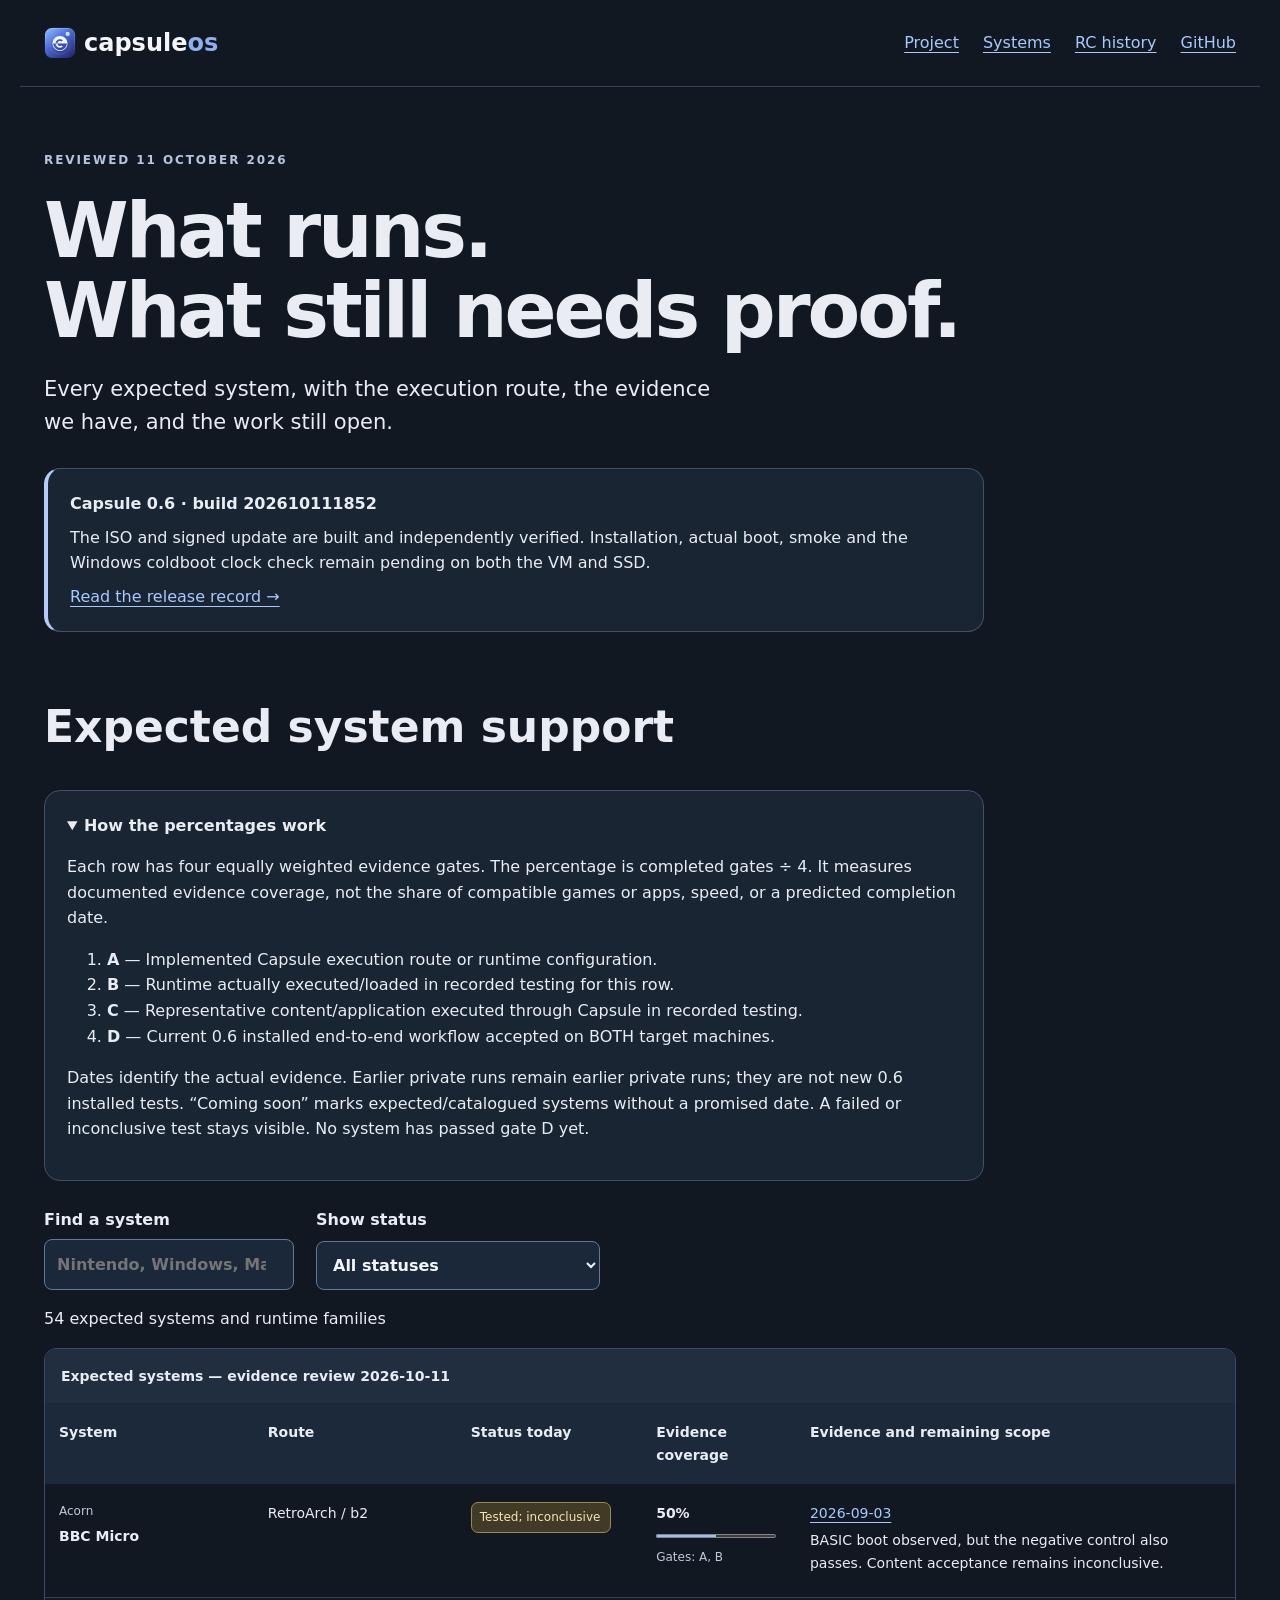
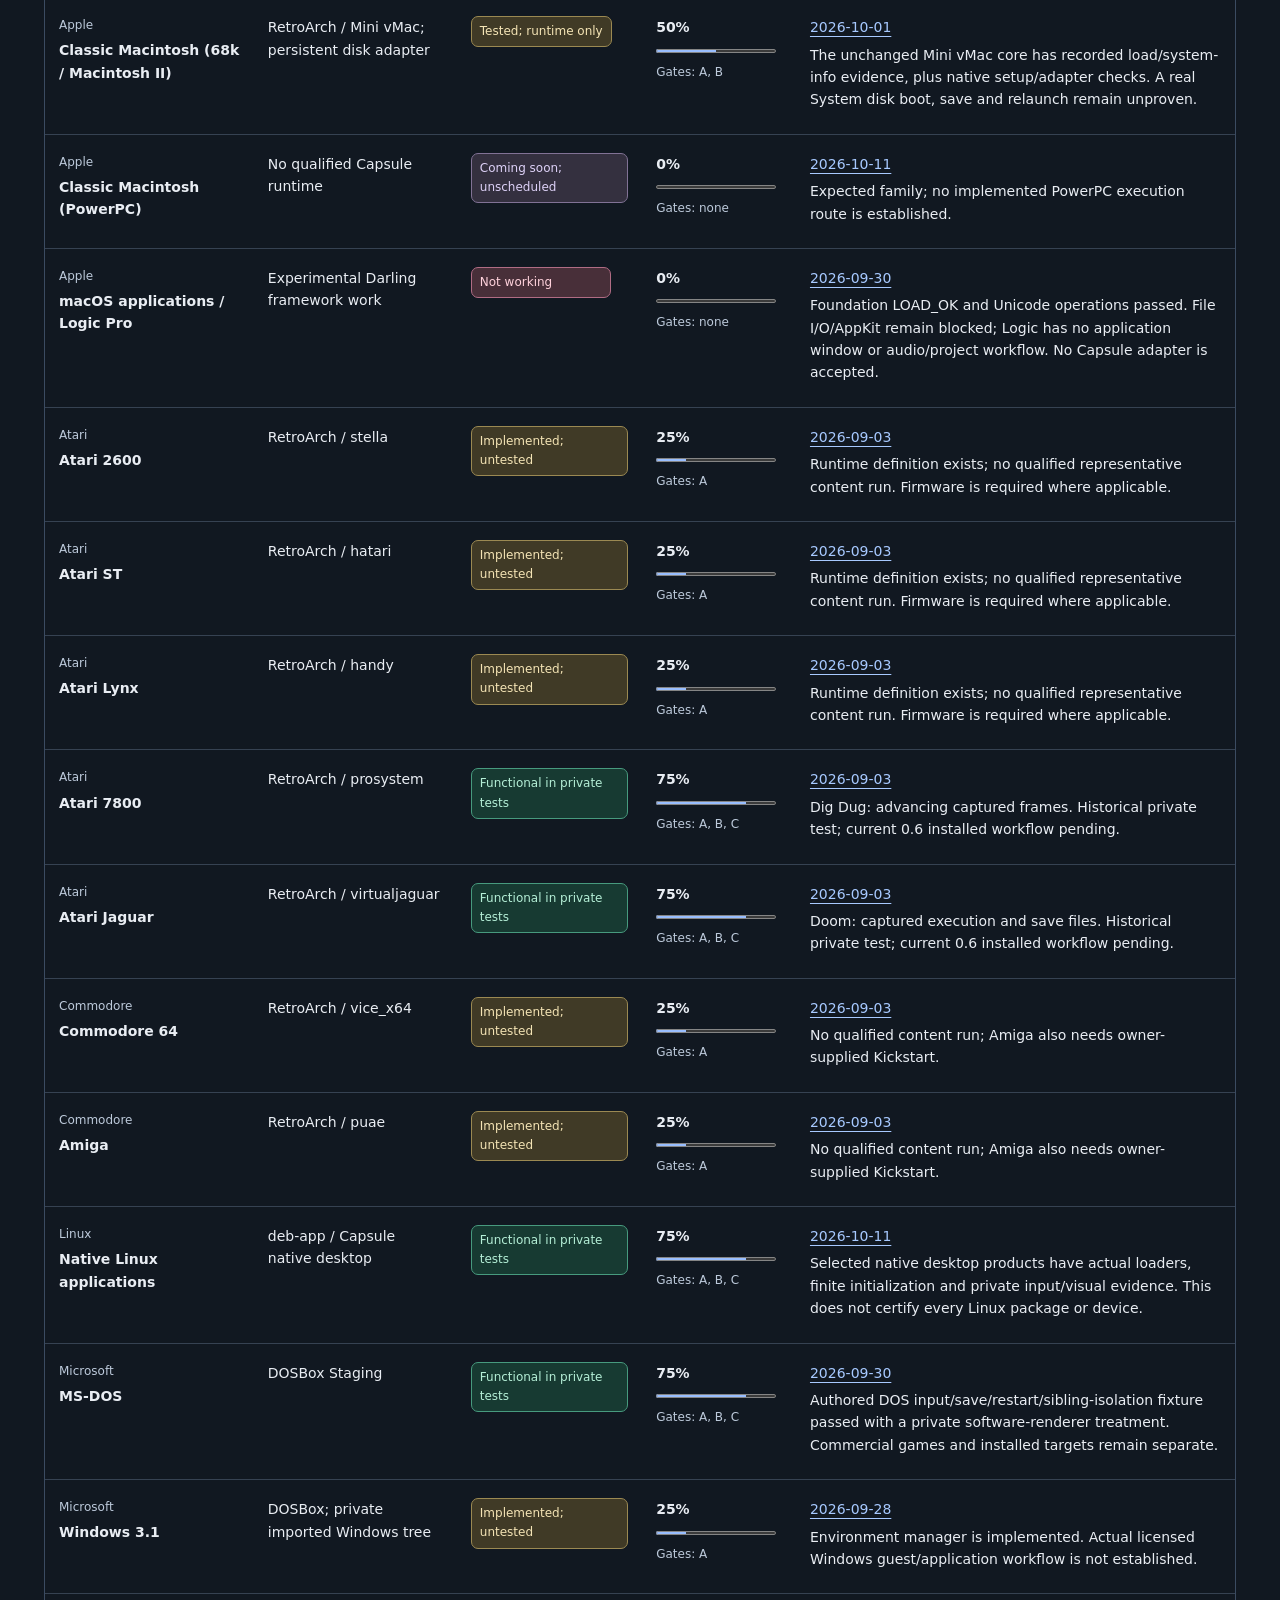
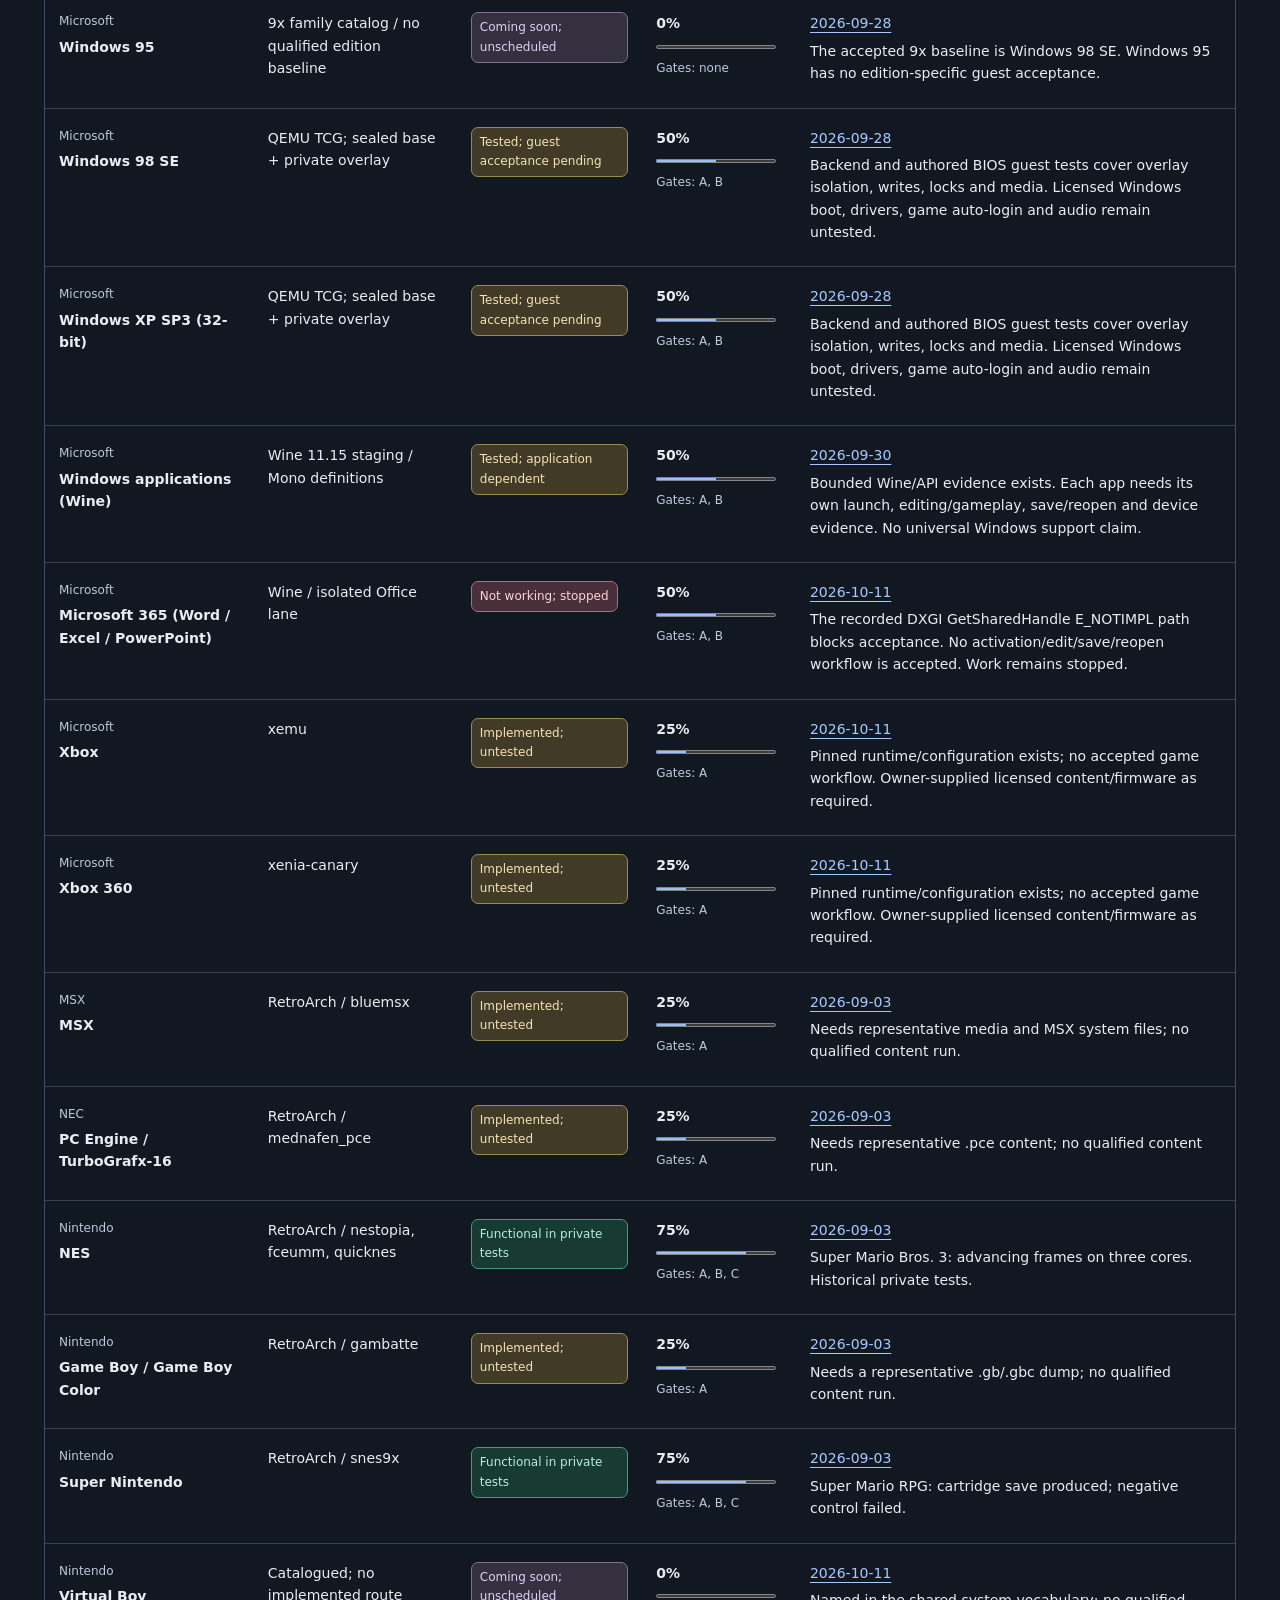
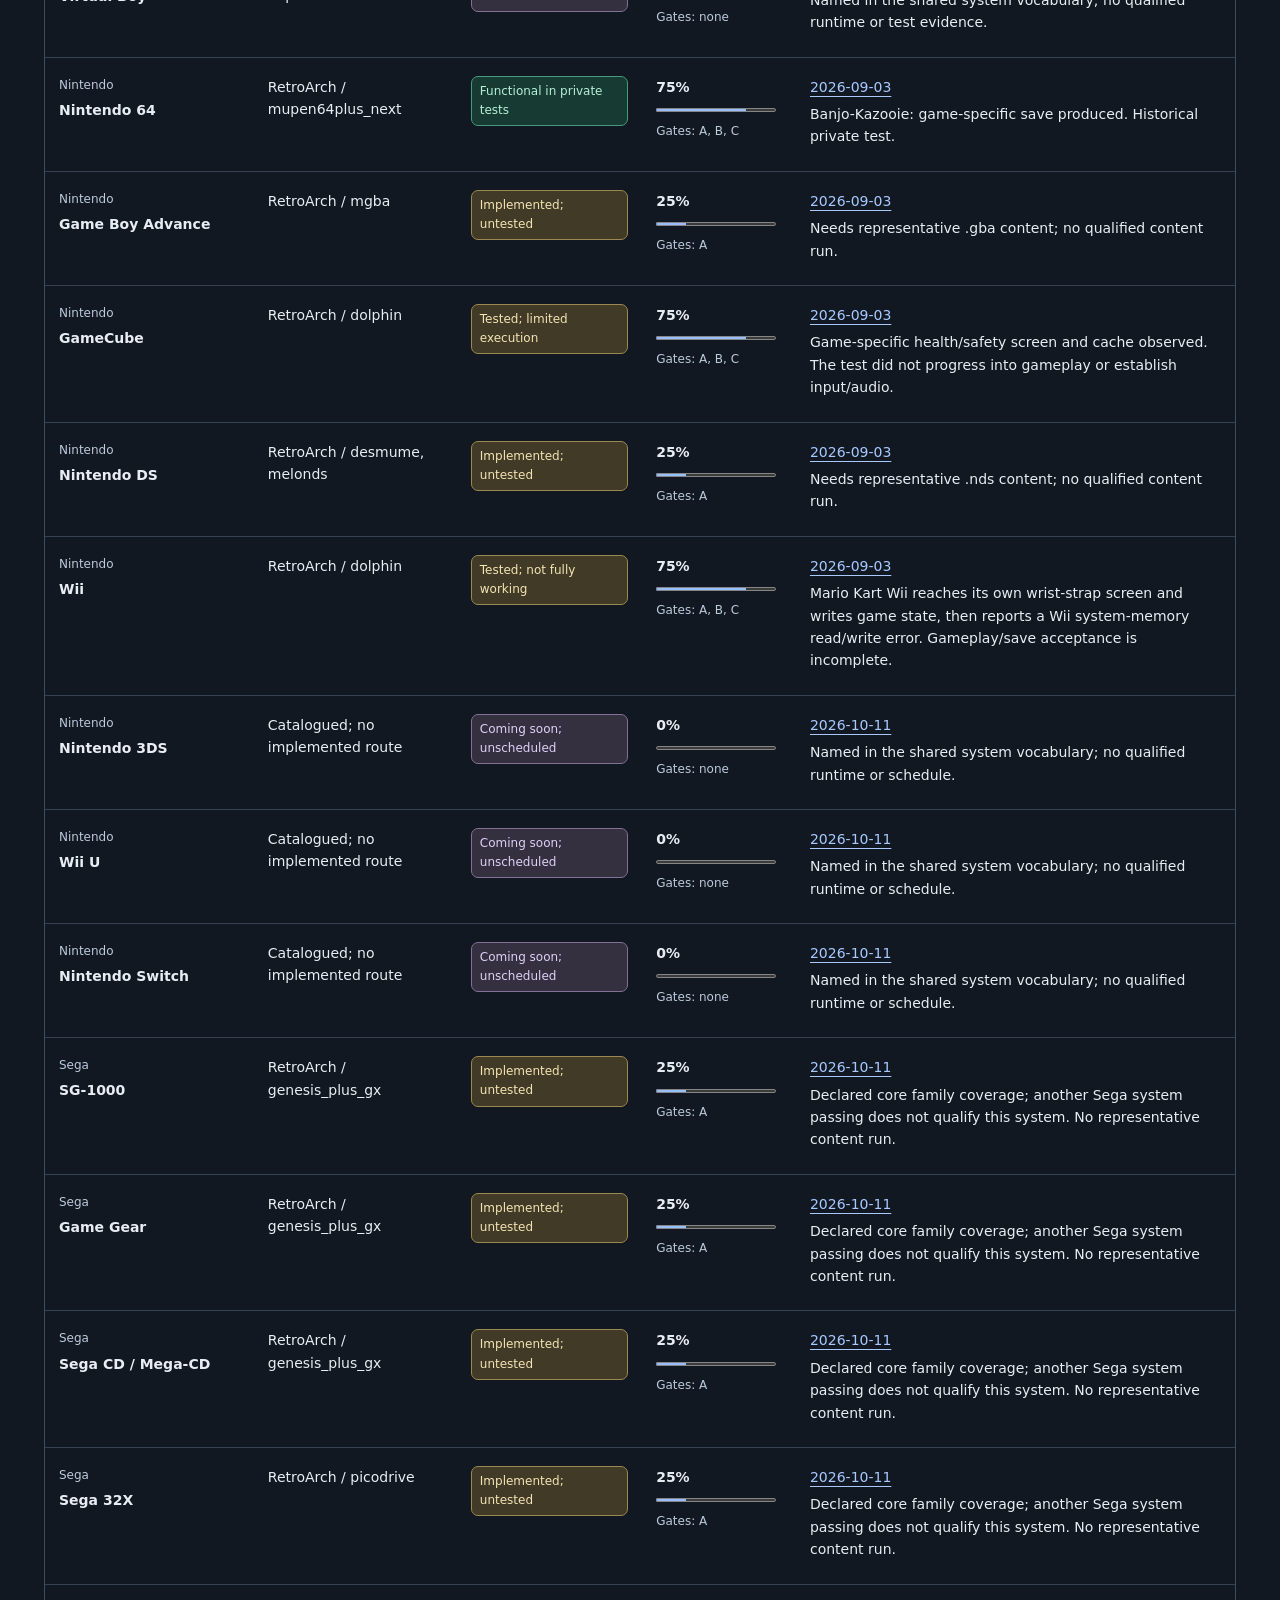
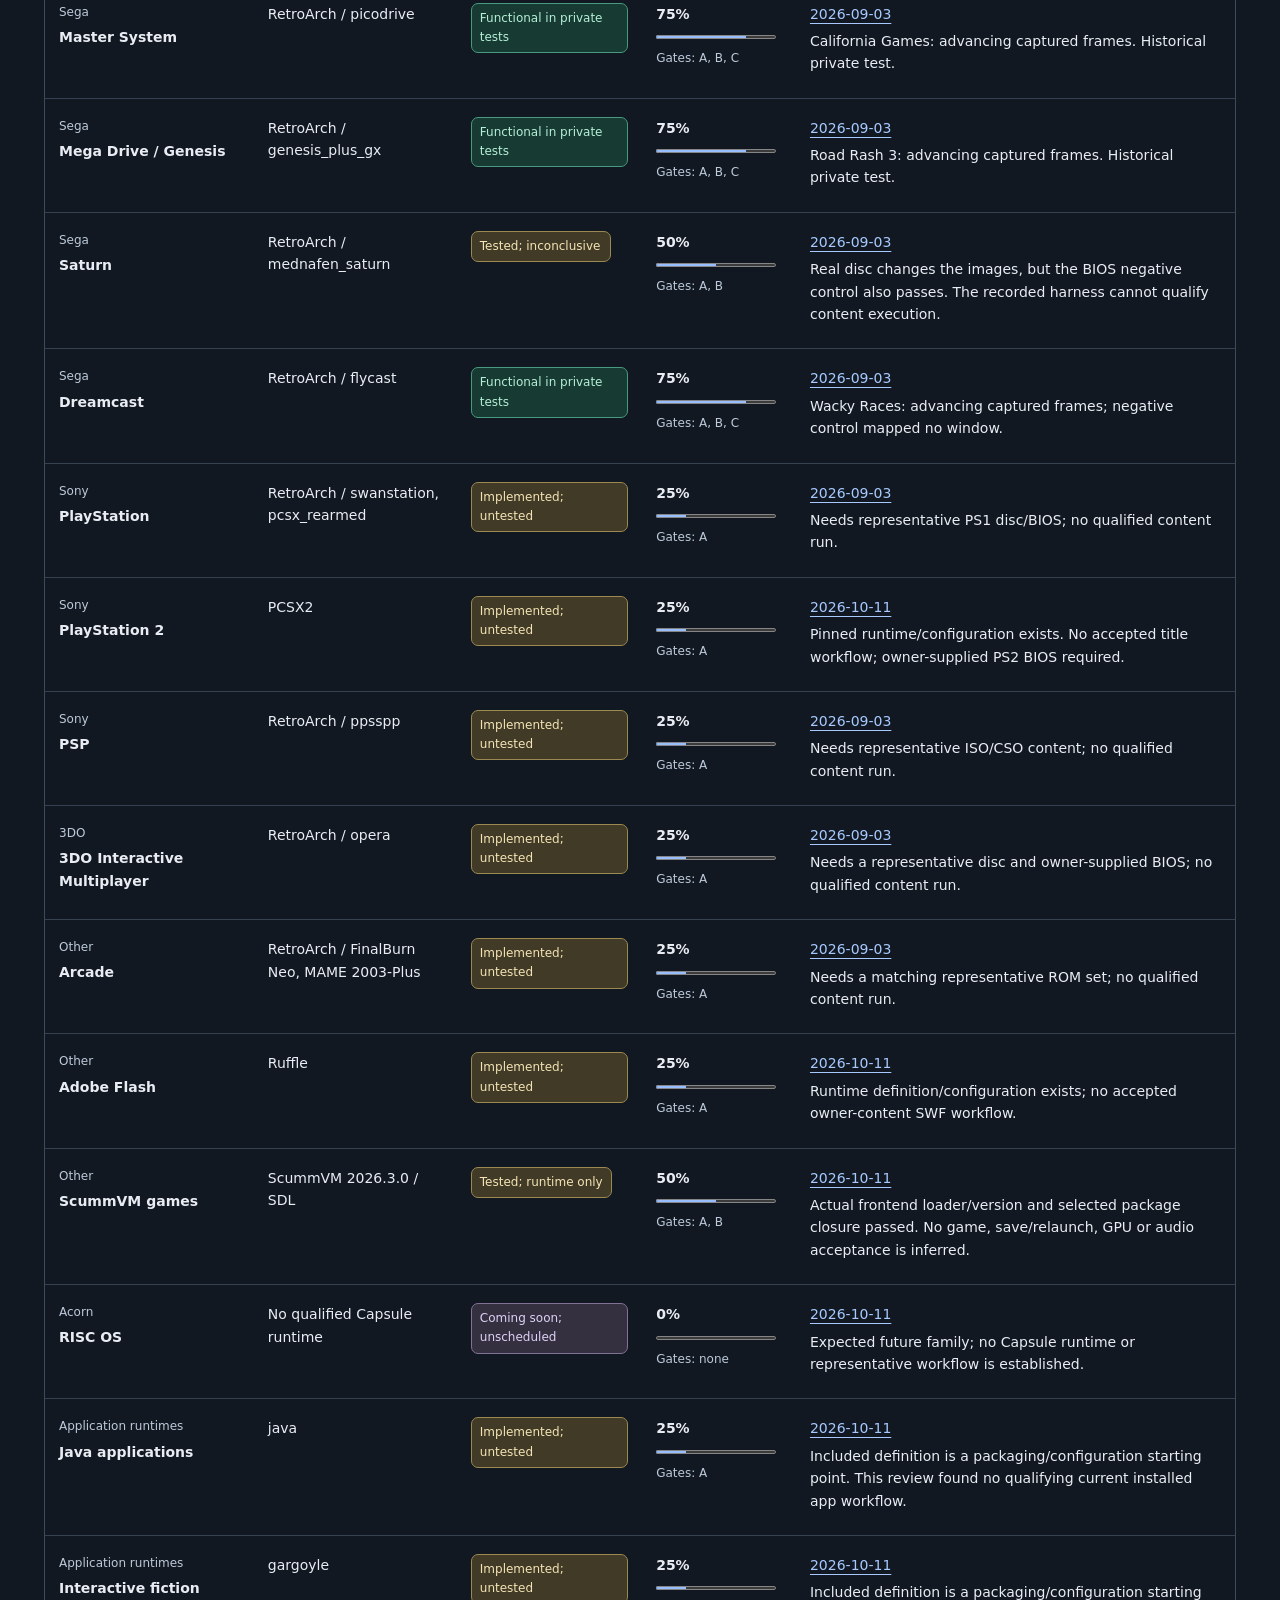
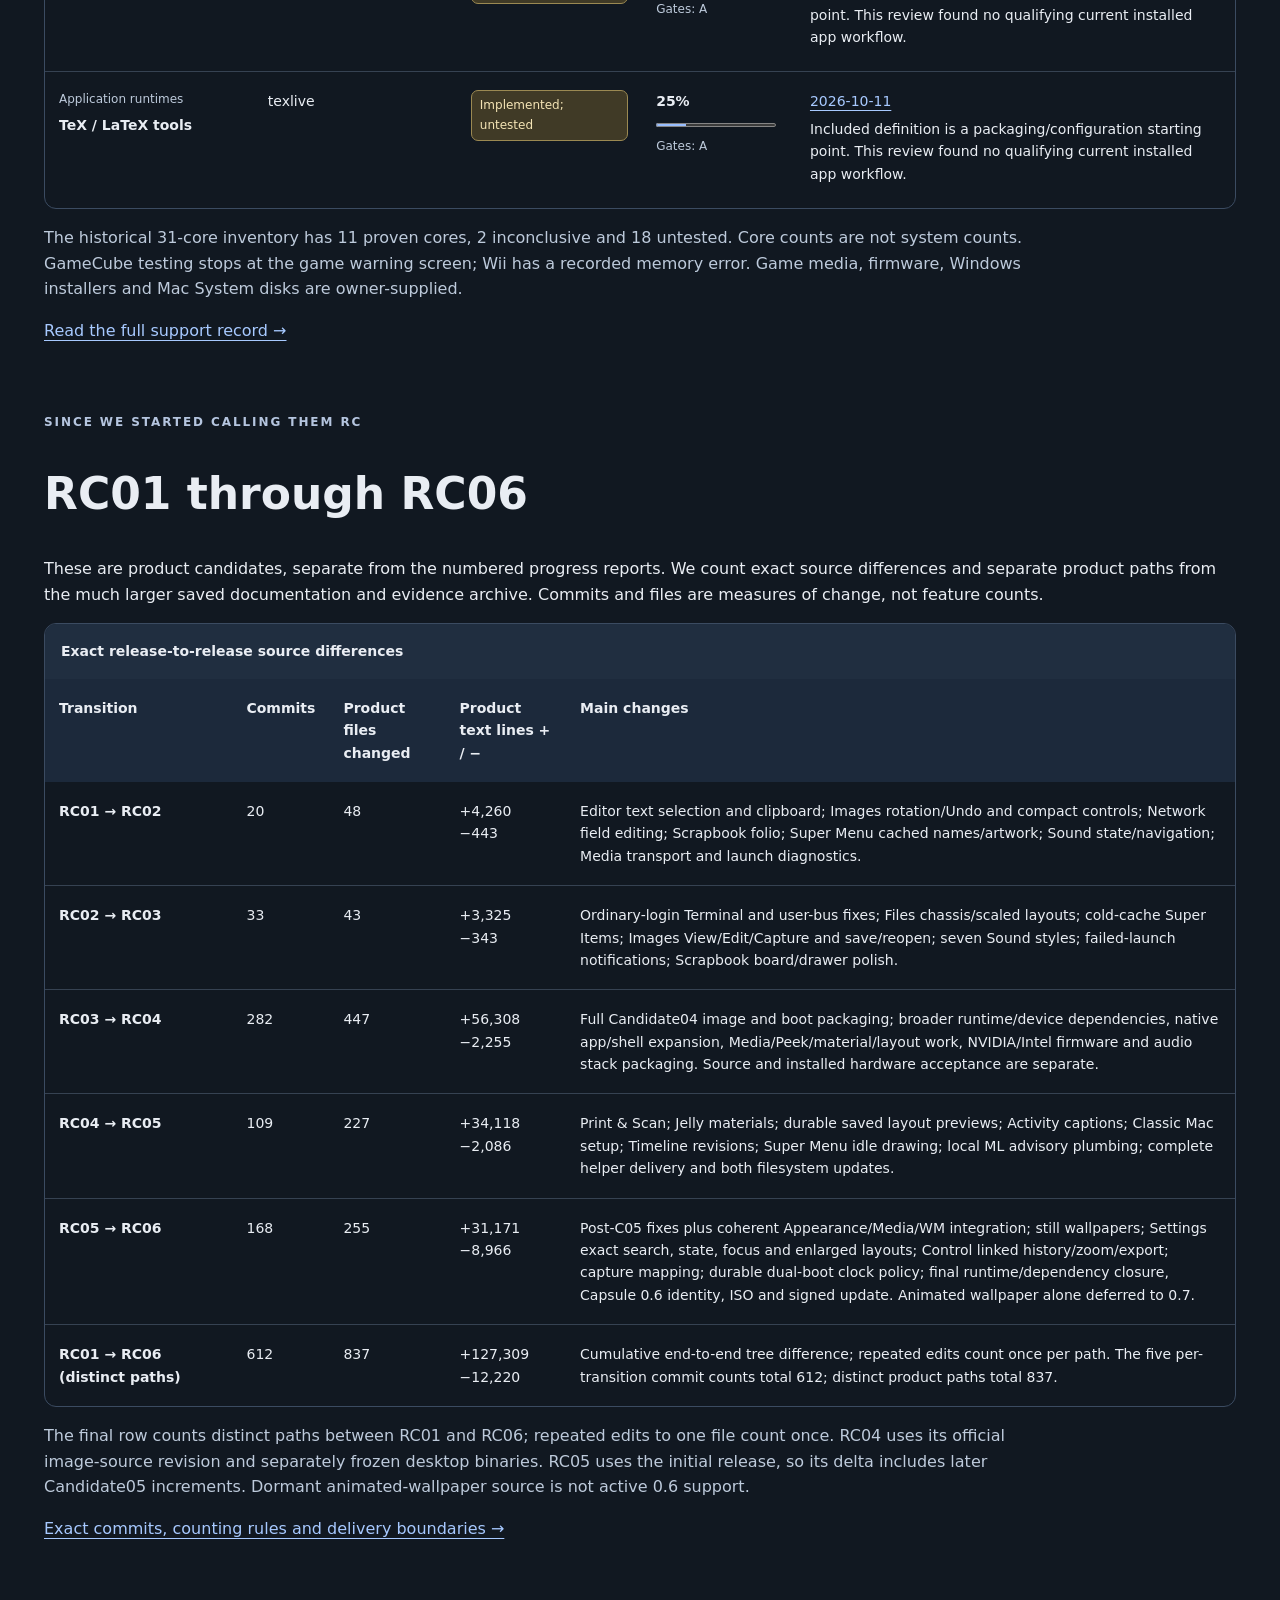
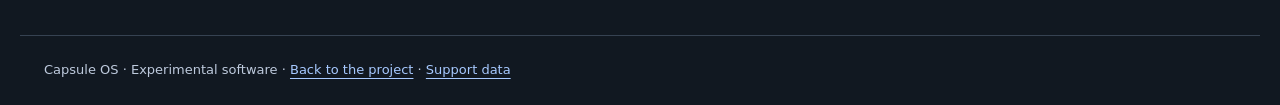
<file: support.html>
<!doctype html><html lang="en"><head><meta charset="utf-8"><meta name="viewport" content="width=device-width,initial-scale=1"><meta name="description" content="Capsule OS expected system support, dated testing evidence, and release candidate changes."><title>Capsule OS — Support and release history</title><link rel="icon" href="assets/encapsulator.svg"><link rel="stylesheet" href="support.css"><script src="support.js" defer></script></head><body><a class="skip" href="#main">Skip to support table</a><header><a class="brand" href="index.html"><img src="assets/encapsulator.svg" width="32" height="32" alt="">capsule<span>os</span></a><nav aria-label="Main navigation"><a href="index.html">Project</a><a href="#systems">Systems</a><a href="#history">RC history</a><a href="https://github.com/JonAlexInc/capsule-os">GitHub</a></nav></header><main id="main"><section class="intro"><p class="eyebrow">REVIEWED 11 OCTOBER 2026</p><h1>What runs.<br>What still needs proof.</h1><p>Every expected system, with the execution route, the evidence we have, and the work still open.</p><div class="release"><strong>Capsule 0.6 · build 202610111852</strong><p>The ISO and signed update are built and independently verified. Installation, actual boot, smoke and the Windows coldboot clock check remain pending on both the VM and SSD.</p><a href="CANDIDATE06-RELEASE-STATUS.md">Read the release record →</a></div></section><section id="systems"><h2>Expected system support</h2><details open class="method"><summary>How the percentages work</summary><p>Each row has four equally weighted evidence gates. The percentage is completed gates ÷ 4. It measures documented evidence coverage, not the share of compatible games or apps, speed, or a predicted completion date.</p><ol><li><strong>A</strong> — Implemented Capsule execution route or runtime configuration.</li><li><strong>B</strong> — Runtime actually executed/loaded in recorded testing for this row.</li><li><strong>C</strong> — Representative content/application executed through Capsule in recorded testing.</li><li><strong>D</strong> — Current 0.6 installed end-to-end workflow accepted on BOTH target machines.</li></ol><p>Dates identify the actual evidence. Earlier private runs remain earlier private runs; they are not new 0.6 installed tests. “Coming soon” marks expected/catalogued systems without a promised date. A failed or inconclusive test stays visible. No system has passed gate D yet.</p></details><div class="filters"><label>Find a system <input id="search" type="search" placeholder="Nintendo, Windows, Mac…"></label><label>Show status <select id="state"><option value="all">All statuses</option><option value="Functional">Functional in private tests</option><option value="Tested">Tested / incomplete</option><option value="Implemented">Implemented / untested</option><option value="Not working">Not working</option><option value="Coming soon">Coming soon</option></select></label></div><p id="count" aria-live="polite">54 expected systems and runtime families</p><div class="table-wrap" tabindex="0" role="region" aria-label="Expected system support table, scroll horizontally on small screens"><table><caption>Expected systems — evidence review 2026-10-11</caption><thead><tr><th scope="col">System</th><th scope="col">Route</th><th scope="col">Status today</th><th scope="col">Evidence coverage</th><th scope="col">Evidence and remaining scope</th></tr></thead><tbody><tr data-state="Tested; inconclusive"><th scope="row"><small>Acorn</small>BBC Micro</th><td>RetroArch / b2</td><td><span class="badge partial">Tested; inconclusive</span></td><td><strong>50%</strong><progress value="50" max="100" aria-label="BBC Micro evidence coverage 50 percent"></progress><small>Gates: A, B</small></td><td><a href="https://jonalexinc.github.io/capsule-os-website/SUPPORT-EVIDENCE.md#historical-console-tests">2026-09-03</a><p>BASIC boot observed, but the negative control also passes. Content acceptance remains inconclusive.</p></td></tr><tr data-state="Tested; runtime only"><th scope="row"><small>Apple</small>Classic Macintosh (68k / Macintosh II)</th><td>RetroArch / Mini vMac; persistent disk adapter</td><td><span class="badge partial">Tested; runtime only</span></td><td><strong>50%</strong><progress value="50" max="100" aria-label="Classic Macintosh (68k / Macintosh II) evidence coverage 50 percent"></progress><small>Gates: A, B</small></td><td><a href="https://jonalexinc.github.io/capsule-os-website/SUPPORT-EVIDENCE.md#candidate05-installed-filesystems">2026-10-01</a><p>The unchanged Mini vMac core has recorded load/system-info evidence, plus native setup/adapter checks. A real System disk boot, save and relaunch remain unproven.</p></td></tr><tr data-state="Coming soon; unscheduled"><th scope="row"><small>Apple</small>Classic Macintosh (PowerPC)</th><td>No qualified Capsule runtime</td><td><span class="badge planned">Coming soon; unscheduled</span></td><td><strong>0%</strong><progress value="0" max="100" aria-label="Classic Macintosh (PowerPC) evidence coverage 0 percent"></progress><small>Gates: none</small></td><td><a href="https://jonalexinc.github.io/capsule-os-website/SUPPORT-EVIDENCE.md#classic-mac-and-macos">2026-10-11</a><p>Expected family; no implemented PowerPC execution route is established.</p></td></tr><tr data-state="Not working"><th scope="row"><small>Apple</small>macOS applications / Logic Pro</th><td>Experimental Darling framework work</td><td><span class="badge blocked">Not working</span></td><td><strong>0%</strong><progress value="0" max="100" aria-label="macOS applications / Logic Pro evidence coverage 0 percent"></progress><small>Gates: none</small></td><td><a href="https://jonalexinc.github.io/capsule-os-website/SUPPORT-EVIDENCE.md#classic-mac-and-macos">2026-09-30</a><p>Foundation LOAD_OK and Unicode operations passed. File I/O/AppKit remain blocked; Logic has no application window or audio/project workflow. No Capsule adapter is accepted.</p></td></tr><tr data-state="Implemented; untested"><th scope="row"><small>Atari</small>Atari 2600</th><td>RetroArch / stella</td><td><span class="badge partial">Implemented; untested</span></td><td><strong>25%</strong><progress value="25" max="100" aria-label="Atari 2600 evidence coverage 25 percent"></progress><small>Gates: A</small></td><td><a href="https://jonalexinc.github.io/capsule-os-website/SUPPORT-EVIDENCE.md#historical-console-tests">2026-09-03</a><p>Runtime definition exists; no qualified representative content run. Firmware is required where applicable.</p></td></tr><tr data-state="Implemented; untested"><th scope="row"><small>Atari</small>Atari ST</th><td>RetroArch / hatari</td><td><span class="badge partial">Implemented; untested</span></td><td><strong>25%</strong><progress value="25" max="100" aria-label="Atari ST evidence coverage 25 percent"></progress><small>Gates: A</small></td><td><a href="https://jonalexinc.github.io/capsule-os-website/SUPPORT-EVIDENCE.md#historical-console-tests">2026-09-03</a><p>Runtime definition exists; no qualified representative content run. Firmware is required where applicable.</p></td></tr><tr data-state="Implemented; untested"><th scope="row"><small>Atari</small>Atari Lynx</th><td>RetroArch / handy</td><td><span class="badge partial">Implemented; untested</span></td><td><strong>25%</strong><progress value="25" max="100" aria-label="Atari Lynx evidence coverage 25 percent"></progress><small>Gates: A</small></td><td><a href="https://jonalexinc.github.io/capsule-os-website/SUPPORT-EVIDENCE.md#historical-console-tests">2026-09-03</a><p>Runtime definition exists; no qualified representative content run. Firmware is required where applicable.</p></td></tr><tr data-state="Functional in private tests"><th scope="row"><small>Atari</small>Atari 7800</th><td>RetroArch / prosystem</td><td><span class="badge functional">Functional in private tests</span></td><td><strong>75%</strong><progress value="75" max="100" aria-label="Atari 7800 evidence coverage 75 percent"></progress><small>Gates: A, B, C</small></td><td><a href="https://jonalexinc.github.io/capsule-os-website/SUPPORT-EVIDENCE.md#historical-console-tests">2026-09-03</a><p>Dig Dug: advancing captured frames. Historical private test; current 0.6 installed workflow pending.</p></td></tr><tr data-state="Functional in private tests"><th scope="row"><small>Atari</small>Atari Jaguar</th><td>RetroArch / virtualjaguar</td><td><span class="badge functional">Functional in private tests</span></td><td><strong>75%</strong><progress value="75" max="100" aria-label="Atari Jaguar evidence coverage 75 percent"></progress><small>Gates: A, B, C</small></td><td><a href="https://jonalexinc.github.io/capsule-os-website/SUPPORT-EVIDENCE.md#historical-console-tests">2026-09-03</a><p>Doom: captured execution and save files. Historical private test; current 0.6 installed workflow pending.</p></td></tr><tr data-state="Implemented; untested"><th scope="row"><small>Commodore</small>Commodore 64</th><td>RetroArch / vice_x64</td><td><span class="badge partial">Implemented; untested</span></td><td><strong>25%</strong><progress value="25" max="100" aria-label="Commodore 64 evidence coverage 25 percent"></progress><small>Gates: A</small></td><td><a href="https://jonalexinc.github.io/capsule-os-website/SUPPORT-EVIDENCE.md#historical-console-tests">2026-09-03</a><p>No qualified content run; Amiga also needs owner-supplied Kickstart.</p></td></tr><tr data-state="Implemented; untested"><th scope="row"><small>Commodore</small>Amiga</th><td>RetroArch / puae</td><td><span class="badge partial">Implemented; untested</span></td><td><strong>25%</strong><progress value="25" max="100" aria-label="Amiga evidence coverage 25 percent"></progress><small>Gates: A</small></td><td><a href="https://jonalexinc.github.io/capsule-os-website/SUPPORT-EVIDENCE.md#historical-console-tests">2026-09-03</a><p>No qualified content run; Amiga also needs owner-supplied Kickstart.</p></td></tr><tr data-state="Functional in private tests"><th scope="row"><small>Linux</small>Native Linux applications</th><td>deb-app / Capsule native desktop</td><td><span class="badge functional">Functional in private tests</span></td><td><strong>75%</strong><progress value="75" max="100" aria-label="Native Linux applications evidence coverage 75 percent"></progress><small>Gates: A, B, C</small></td><td><a href="https://jonalexinc.github.io/capsule-os-website/SUPPORT-EVIDENCE.md#candidate06-image-and-delivery">2026-10-11</a><p>Selected native desktop products have actual loaders, finite initialization and private input/visual evidence. This does not certify every Linux package or device.</p></td></tr><tr data-state="Functional in private tests"><th scope="row"><small>Microsoft</small>MS-DOS</th><td>DOSBox Staging</td><td><span class="badge functional">Functional in private tests</span></td><td><strong>75%</strong><progress value="75" max="100" aria-label="MS-DOS evidence coverage 75 percent"></progress><small>Gates: A, B, C</small></td><td><a href="https://jonalexinc.github.io/capsule-os-website/SUPPORT-EVIDENCE.md#dos-private-input-and-persistence">2026-09-30</a><p>Authored DOS input/save/restart/sibling-isolation fixture passed with a private software-renderer treatment. Commercial games and installed targets remain separate.</p></td></tr><tr data-state="Implemented; untested"><th scope="row"><small>Microsoft</small>Windows 3.1</th><td>DOSBox; private imported Windows tree</td><td><span class="badge partial">Implemented; untested</span></td><td><strong>25%</strong><progress value="25" max="100" aria-label="Windows 3.1 evidence coverage 25 percent"></progress><small>Gates: A</small></td><td><a href="https://jonalexinc.github.io/capsule-os-website/SUPPORT-EVIDENCE.md#windows-environment-mechanics">2026-09-28</a><p>Environment manager is implemented. Actual licensed Windows guest/application workflow is not established.</p></td></tr><tr data-state="Coming soon; unscheduled"><th scope="row"><small>Microsoft</small>Windows 95</th><td>9x family catalog / no qualified edition baseline</td><td><span class="badge planned">Coming soon; unscheduled</span></td><td><strong>0%</strong><progress value="0" max="100" aria-label="Windows 95 evidence coverage 0 percent"></progress><small>Gates: none</small></td><td><a href="https://jonalexinc.github.io/capsule-os-website/SUPPORT-EVIDENCE.md#windows-environment-mechanics">2026-09-28</a><p>The accepted 9x baseline is Windows 98 SE. Windows 95 has no edition-specific guest acceptance.</p></td></tr><tr data-state="Tested; guest acceptance pending"><th scope="row"><small>Microsoft</small>Windows 98 SE</th><td>QEMU TCG; sealed base + private overlay</td><td><span class="badge partial">Tested; guest acceptance pending</span></td><td><strong>50%</strong><progress value="50" max="100" aria-label="Windows 98 SE evidence coverage 50 percent"></progress><small>Gates: A, B</small></td><td><a href="https://jonalexinc.github.io/capsule-os-website/SUPPORT-EVIDENCE.md#windows-environment-mechanics">2026-09-28</a><p>Backend and authored BIOS guest tests cover overlay isolation, writes, locks and media. Licensed Windows boot, drivers, game auto-login and audio remain untested.</p></td></tr><tr data-state="Tested; guest acceptance pending"><th scope="row"><small>Microsoft</small>Windows XP SP3 (32-bit)</th><td>QEMU TCG; sealed base + private overlay</td><td><span class="badge partial">Tested; guest acceptance pending</span></td><td><strong>50%</strong><progress value="50" max="100" aria-label="Windows XP SP3 (32-bit) evidence coverage 50 percent"></progress><small>Gates: A, B</small></td><td><a href="https://jonalexinc.github.io/capsule-os-website/SUPPORT-EVIDENCE.md#windows-environment-mechanics">2026-09-28</a><p>Backend and authored BIOS guest tests cover overlay isolation, writes, locks and media. Licensed Windows boot, drivers, game auto-login and audio remain untested.</p></td></tr><tr data-state="Tested; application dependent"><th scope="row"><small>Microsoft</small>Windows applications (Wine)</th><td>Wine 11.15 staging / Mono definitions</td><td><span class="badge partial">Tested; application dependent</span></td><td><strong>50%</strong><progress value="50" max="100" aria-label="Windows applications (Wine) evidence coverage 50 percent"></progress><small>Gates: A, B</small></td><td><a href="https://jonalexinc.github.io/capsule-os-website/SUPPORT-EVIDENCE.md#wine-and-microsoft-365">2026-09-30</a><p>Bounded Wine/API evidence exists. Each app needs its own launch, editing/gameplay, save/reopen and device evidence. No universal Windows support claim.</p></td></tr><tr data-state="Not working; stopped"><th scope="row"><small>Microsoft</small>Microsoft 365 (Word / Excel / PowerPoint)</th><td>Wine / isolated Office lane</td><td><span class="badge blocked">Not working; stopped</span></td><td><strong>50%</strong><progress value="50" max="100" aria-label="Microsoft 365 (Word / Excel / PowerPoint) evidence coverage 50 percent"></progress><small>Gates: A, B</small></td><td><a href="https://jonalexinc.github.io/capsule-os-website/SUPPORT-EVIDENCE.md#wine-and-microsoft-365">2026-10-11</a><p>The recorded DXGI GetSharedHandle E_NOTIMPL path blocks acceptance. No activation/edit/save/reopen workflow is accepted. Work remains stopped.</p></td></tr><tr data-state="Implemented; untested"><th scope="row"><small>Microsoft</small>Xbox</th><td>xemu</td><td><span class="badge partial">Implemented; untested</span></td><td><strong>25%</strong><progress value="25" max="100" aria-label="Xbox evidence coverage 25 percent"></progress><small>Gates: A</small></td><td><a href="https://jonalexinc.github.io/capsule-os-website/SUPPORT-EVIDENCE.md#runtime-definition-state">2026-10-11</a><p>Pinned runtime/configuration exists; no accepted game workflow. Owner-supplied licensed content/firmware as required.</p></td></tr><tr data-state="Implemented; untested"><th scope="row"><small>Microsoft</small>Xbox 360</th><td>xenia-canary</td><td><span class="badge partial">Implemented; untested</span></td><td><strong>25%</strong><progress value="25" max="100" aria-label="Xbox 360 evidence coverage 25 percent"></progress><small>Gates: A</small></td><td><a href="https://jonalexinc.github.io/capsule-os-website/SUPPORT-EVIDENCE.md#runtime-definition-state">2026-10-11</a><p>Pinned runtime/configuration exists; no accepted game workflow. Owner-supplied licensed content/firmware as required.</p></td></tr><tr data-state="Implemented; untested"><th scope="row"><small>MSX</small>MSX</th><td>RetroArch / bluemsx</td><td><span class="badge partial">Implemented; untested</span></td><td><strong>25%</strong><progress value="25" max="100" aria-label="MSX evidence coverage 25 percent"></progress><small>Gates: A</small></td><td><a href="https://jonalexinc.github.io/capsule-os-website/SUPPORT-EVIDENCE.md#historical-console-tests">2026-09-03</a><p>Needs representative media and MSX system files; no qualified content run.</p></td></tr><tr data-state="Implemented; untested"><th scope="row"><small>NEC</small>PC Engine / TurboGrafx-16</th><td>RetroArch / mednafen_pce</td><td><span class="badge partial">Implemented; untested</span></td><td><strong>25%</strong><progress value="25" max="100" aria-label="PC Engine / TurboGrafx-16 evidence coverage 25 percent"></progress><small>Gates: A</small></td><td><a href="https://jonalexinc.github.io/capsule-os-website/SUPPORT-EVIDENCE.md#historical-console-tests">2026-09-03</a><p>Needs representative .pce content; no qualified content run.</p></td></tr><tr data-state="Functional in private tests"><th scope="row"><small>Nintendo</small>NES</th><td>RetroArch / nestopia, fceumm, quicknes</td><td><span class="badge functional">Functional in private tests</span></td><td><strong>75%</strong><progress value="75" max="100" aria-label="NES evidence coverage 75 percent"></progress><small>Gates: A, B, C</small></td><td><a href="https://jonalexinc.github.io/capsule-os-website/SUPPORT-EVIDENCE.md#historical-console-tests">2026-09-03</a><p>Super Mario Bros. 3: advancing frames on three cores. Historical private tests.</p></td></tr><tr data-state="Implemented; untested"><th scope="row"><small>Nintendo</small>Game Boy / Game Boy Color</th><td>RetroArch / gambatte</td><td><span class="badge partial">Implemented; untested</span></td><td><strong>25%</strong><progress value="25" max="100" aria-label="Game Boy / Game Boy Color evidence coverage 25 percent"></progress><small>Gates: A</small></td><td><a href="https://jonalexinc.github.io/capsule-os-website/SUPPORT-EVIDENCE.md#historical-console-tests">2026-09-03</a><p>Needs a representative .gb/.gbc dump; no qualified content run.</p></td></tr><tr data-state="Functional in private tests"><th scope="row"><small>Nintendo</small>Super Nintendo</th><td>RetroArch / snes9x</td><td><span class="badge functional">Functional in private tests</span></td><td><strong>75%</strong><progress value="75" max="100" aria-label="Super Nintendo evidence coverage 75 percent"></progress><small>Gates: A, B, C</small></td><td><a href="https://jonalexinc.github.io/capsule-os-website/SUPPORT-EVIDENCE.md#historical-console-tests">2026-09-03</a><p>Super Mario RPG: cartridge save produced; negative control failed.</p></td></tr><tr data-state="Coming soon; unscheduled"><th scope="row"><small>Nintendo</small>Virtual Boy</th><td>Catalogued; no implemented route</td><td><span class="badge planned">Coming soon; unscheduled</span></td><td><strong>0%</strong><progress value="0" max="100" aria-label="Virtual Boy evidence coverage 0 percent"></progress><small>Gates: none</small></td><td><a href="https://jonalexinc.github.io/capsule-os-website/SUPPORT-EVIDENCE.md#expected-catalog">2026-10-11</a><p>Named in the shared system vocabulary; no qualified runtime or test evidence.</p></td></tr><tr data-state="Functional in private tests"><th scope="row"><small>Nintendo</small>Nintendo 64</th><td>RetroArch / mupen64plus_next</td><td><span class="badge functional">Functional in private tests</span></td><td><strong>75%</strong><progress value="75" max="100" aria-label="Nintendo 64 evidence coverage 75 percent"></progress><small>Gates: A, B, C</small></td><td><a href="https://jonalexinc.github.io/capsule-os-website/SUPPORT-EVIDENCE.md#historical-console-tests">2026-09-03</a><p>Banjo-Kazooie: game-specific save produced. Historical private test.</p></td></tr><tr data-state="Implemented; untested"><th scope="row"><small>Nintendo</small>Game Boy Advance</th><td>RetroArch / mgba</td><td><span class="badge partial">Implemented; untested</span></td><td><strong>25%</strong><progress value="25" max="100" aria-label="Game Boy Advance evidence coverage 25 percent"></progress><small>Gates: A</small></td><td><a href="https://jonalexinc.github.io/capsule-os-website/SUPPORT-EVIDENCE.md#historical-console-tests">2026-09-03</a><p>Needs representative .gba content; no qualified content run.</p></td></tr><tr data-state="Tested; limited execution"><th scope="row"><small>Nintendo</small>GameCube</th><td>RetroArch / dolphin</td><td><span class="badge partial">Tested; limited execution</span></td><td><strong>75%</strong><progress value="75" max="100" aria-label="GameCube evidence coverage 75 percent"></progress><small>Gates: A, B, C</small></td><td><a href="https://jonalexinc.github.io/capsule-os-website/SUPPORT-EVIDENCE.md#historical-console-tests">2026-09-03</a><p>Game-specific health/safety screen and cache observed. The test did not progress into gameplay or establish input/audio.</p></td></tr><tr data-state="Implemented; untested"><th scope="row"><small>Nintendo</small>Nintendo DS</th><td>RetroArch / desmume, melonds</td><td><span class="badge partial">Implemented; untested</span></td><td><strong>25%</strong><progress value="25" max="100" aria-label="Nintendo DS evidence coverage 25 percent"></progress><small>Gates: A</small></td><td><a href="https://jonalexinc.github.io/capsule-os-website/SUPPORT-EVIDENCE.md#historical-console-tests">2026-09-03</a><p>Needs representative .nds content; no qualified content run.</p></td></tr><tr data-state="Tested; not fully working"><th scope="row"><small>Nintendo</small>Wii</th><td>RetroArch / dolphin</td><td><span class="badge partial">Tested; not fully working</span></td><td><strong>75%</strong><progress value="75" max="100" aria-label="Wii evidence coverage 75 percent"></progress><small>Gates: A, B, C</small></td><td><a href="https://jonalexinc.github.io/capsule-os-website/SUPPORT-EVIDENCE.md#historical-console-tests">2026-09-03</a><p>Mario Kart Wii reaches its own wrist-strap screen and writes game state, then reports a Wii system-memory read/write error. Gameplay/save acceptance is incomplete.</p></td></tr><tr data-state="Coming soon; unscheduled"><th scope="row"><small>Nintendo</small>Nintendo 3DS</th><td>Catalogued; no implemented route</td><td><span class="badge planned">Coming soon; unscheduled</span></td><td><strong>0%</strong><progress value="0" max="100" aria-label="Nintendo 3DS evidence coverage 0 percent"></progress><small>Gates: none</small></td><td><a href="https://jonalexinc.github.io/capsule-os-website/SUPPORT-EVIDENCE.md#expected-catalog">2026-10-11</a><p>Named in the shared system vocabulary; no qualified runtime or schedule.</p></td></tr><tr data-state="Coming soon; unscheduled"><th scope="row"><small>Nintendo</small>Wii U</th><td>Catalogued; no implemented route</td><td><span class="badge planned">Coming soon; unscheduled</span></td><td><strong>0%</strong><progress value="0" max="100" aria-label="Wii U evidence coverage 0 percent"></progress><small>Gates: none</small></td><td><a href="https://jonalexinc.github.io/capsule-os-website/SUPPORT-EVIDENCE.md#expected-catalog">2026-10-11</a><p>Named in the shared system vocabulary; no qualified runtime or schedule.</p></td></tr><tr data-state="Coming soon; unscheduled"><th scope="row"><small>Nintendo</small>Nintendo Switch</th><td>Catalogued; no implemented route</td><td><span class="badge planned">Coming soon; unscheduled</span></td><td><strong>0%</strong><progress value="0" max="100" aria-label="Nintendo Switch evidence coverage 0 percent"></progress><small>Gates: none</small></td><td><a href="https://jonalexinc.github.io/capsule-os-website/SUPPORT-EVIDENCE.md#expected-catalog">2026-10-11</a><p>Named in the shared system vocabulary; no qualified runtime or schedule.</p></td></tr><tr data-state="Implemented; untested"><th scope="row"><small>Sega</small>SG-1000</th><td>RetroArch / genesis_plus_gx</td><td><span class="badge partial">Implemented; untested</span></td><td><strong>25%</strong><progress value="25" max="100" aria-label="SG-1000 evidence coverage 25 percent"></progress><small>Gates: A</small></td><td><a href="https://jonalexinc.github.io/capsule-os-website/SUPPORT-EVIDENCE.md#runtime-definition-state">2026-10-11</a><p>Declared core family coverage; another Sega system passing does not qualify this system. No representative content run.</p></td></tr><tr data-state="Implemented; untested"><th scope="row"><small>Sega</small>Game Gear</th><td>RetroArch / genesis_plus_gx</td><td><span class="badge partial">Implemented; untested</span></td><td><strong>25%</strong><progress value="25" max="100" aria-label="Game Gear evidence coverage 25 percent"></progress><small>Gates: A</small></td><td><a href="https://jonalexinc.github.io/capsule-os-website/SUPPORT-EVIDENCE.md#runtime-definition-state">2026-10-11</a><p>Declared core family coverage; another Sega system passing does not qualify this system. No representative content run.</p></td></tr><tr data-state="Implemented; untested"><th scope="row"><small>Sega</small>Sega CD / Mega-CD</th><td>RetroArch / genesis_plus_gx</td><td><span class="badge partial">Implemented; untested</span></td><td><strong>25%</strong><progress value="25" max="100" aria-label="Sega CD / Mega-CD evidence coverage 25 percent"></progress><small>Gates: A</small></td><td><a href="https://jonalexinc.github.io/capsule-os-website/SUPPORT-EVIDENCE.md#runtime-definition-state">2026-10-11</a><p>Declared core family coverage; another Sega system passing does not qualify this system. No representative content run.</p></td></tr><tr data-state="Implemented; untested"><th scope="row"><small>Sega</small>Sega 32X</th><td>RetroArch / picodrive</td><td><span class="badge partial">Implemented; untested</span></td><td><strong>25%</strong><progress value="25" max="100" aria-label="Sega 32X evidence coverage 25 percent"></progress><small>Gates: A</small></td><td><a href="https://jonalexinc.github.io/capsule-os-website/SUPPORT-EVIDENCE.md#runtime-definition-state">2026-10-11</a><p>Declared core family coverage; another Sega system passing does not qualify this system. No representative content run.</p></td></tr><tr data-state="Functional in private tests"><th scope="row"><small>Sega</small>Master System</th><td>RetroArch / picodrive</td><td><span class="badge functional">Functional in private tests</span></td><td><strong>75%</strong><progress value="75" max="100" aria-label="Master System evidence coverage 75 percent"></progress><small>Gates: A, B, C</small></td><td><a href="https://jonalexinc.github.io/capsule-os-website/SUPPORT-EVIDENCE.md#historical-console-tests">2026-09-03</a><p>California Games: advancing captured frames. Historical private test.</p></td></tr><tr data-state="Functional in private tests"><th scope="row"><small>Sega</small>Mega Drive / Genesis</th><td>RetroArch / genesis_plus_gx</td><td><span class="badge functional">Functional in private tests</span></td><td><strong>75%</strong><progress value="75" max="100" aria-label="Mega Drive / Genesis evidence coverage 75 percent"></progress><small>Gates: A, B, C</small></td><td><a href="https://jonalexinc.github.io/capsule-os-website/SUPPORT-EVIDENCE.md#historical-console-tests">2026-09-03</a><p>Road Rash 3: advancing captured frames. Historical private test.</p></td></tr><tr data-state="Tested; inconclusive"><th scope="row"><small>Sega</small>Saturn</th><td>RetroArch / mednafen_saturn</td><td><span class="badge partial">Tested; inconclusive</span></td><td><strong>50%</strong><progress value="50" max="100" aria-label="Saturn evidence coverage 50 percent"></progress><small>Gates: A, B</small></td><td><a href="https://jonalexinc.github.io/capsule-os-website/SUPPORT-EVIDENCE.md#historical-console-tests">2026-09-03</a><p>Real disc changes the images, but the BIOS negative control also passes. The recorded harness cannot qualify content execution.</p></td></tr><tr data-state="Functional in private tests"><th scope="row"><small>Sega</small>Dreamcast</th><td>RetroArch / flycast</td><td><span class="badge functional">Functional in private tests</span></td><td><strong>75%</strong><progress value="75" max="100" aria-label="Dreamcast evidence coverage 75 percent"></progress><small>Gates: A, B, C</small></td><td><a href="https://jonalexinc.github.io/capsule-os-website/SUPPORT-EVIDENCE.md#historical-console-tests">2026-09-03</a><p>Wacky Races: advancing captured frames; negative control mapped no window.</p></td></tr><tr data-state="Implemented; untested"><th scope="row"><small>Sony</small>PlayStation</th><td>RetroArch / swanstation, pcsx_rearmed</td><td><span class="badge partial">Implemented; untested</span></td><td><strong>25%</strong><progress value="25" max="100" aria-label="PlayStation evidence coverage 25 percent"></progress><small>Gates: A</small></td><td><a href="https://jonalexinc.github.io/capsule-os-website/SUPPORT-EVIDENCE.md#historical-console-tests">2026-09-03</a><p>Needs representative PS1 disc/BIOS; no qualified content run.</p></td></tr><tr data-state="Implemented; untested"><th scope="row"><small>Sony</small>PlayStation 2</th><td>PCSX2</td><td><span class="badge partial">Implemented; untested</span></td><td><strong>25%</strong><progress value="25" max="100" aria-label="PlayStation 2 evidence coverage 25 percent"></progress><small>Gates: A</small></td><td><a href="https://jonalexinc.github.io/capsule-os-website/SUPPORT-EVIDENCE.md#runtime-definition-state">2026-10-11</a><p>Pinned runtime/configuration exists. No accepted title workflow; owner-supplied PS2 BIOS required.</p></td></tr><tr data-state="Implemented; untested"><th scope="row"><small>Sony</small>PSP</th><td>RetroArch / ppsspp</td><td><span class="badge partial">Implemented; untested</span></td><td><strong>25%</strong><progress value="25" max="100" aria-label="PSP evidence coverage 25 percent"></progress><small>Gates: A</small></td><td><a href="https://jonalexinc.github.io/capsule-os-website/SUPPORT-EVIDENCE.md#historical-console-tests">2026-09-03</a><p>Needs representative ISO/CSO content; no qualified content run.</p></td></tr><tr data-state="Implemented; untested"><th scope="row"><small>3DO</small>3DO Interactive Multiplayer</th><td>RetroArch / opera</td><td><span class="badge partial">Implemented; untested</span></td><td><strong>25%</strong><progress value="25" max="100" aria-label="3DO Interactive Multiplayer evidence coverage 25 percent"></progress><small>Gates: A</small></td><td><a href="https://jonalexinc.github.io/capsule-os-website/SUPPORT-EVIDENCE.md#historical-console-tests">2026-09-03</a><p>Needs a representative disc and owner-supplied BIOS; no qualified content run.</p></td></tr><tr data-state="Implemented; untested"><th scope="row"><small>Other</small>Arcade</th><td>RetroArch / FinalBurn Neo, MAME 2003-Plus</td><td><span class="badge partial">Implemented; untested</span></td><td><strong>25%</strong><progress value="25" max="100" aria-label="Arcade evidence coverage 25 percent"></progress><small>Gates: A</small></td><td><a href="https://jonalexinc.github.io/capsule-os-website/SUPPORT-EVIDENCE.md#historical-console-tests">2026-09-03</a><p>Needs a matching representative ROM set; no qualified content run.</p></td></tr><tr data-state="Implemented; untested"><th scope="row"><small>Other</small>Adobe Flash</th><td>Ruffle</td><td><span class="badge partial">Implemented; untested</span></td><td><strong>25%</strong><progress value="25" max="100" aria-label="Adobe Flash evidence coverage 25 percent"></progress><small>Gates: A</small></td><td><a href="https://jonalexinc.github.io/capsule-os-website/SUPPORT-EVIDENCE.md#runtime-definition-state">2026-10-11</a><p>Runtime definition/configuration exists; no accepted owner-content SWF workflow.</p></td></tr><tr data-state="Tested; runtime only"><th scope="row"><small>Other</small>ScummVM games</th><td>ScummVM 2026.3.0 / SDL</td><td><span class="badge partial">Tested; runtime only</span></td><td><strong>50%</strong><progress value="50" max="100" aria-label="ScummVM games evidence coverage 50 percent"></progress><small>Gates: A, B</small></td><td><a href="https://jonalexinc.github.io/capsule-os-website/SUPPORT-EVIDENCE.md#candidate06-image-and-delivery">2026-10-11</a><p>Actual frontend loader/version and selected package closure passed. No game, save/relaunch, GPU or audio acceptance is inferred.</p></td></tr><tr data-state="Coming soon; unscheduled"><th scope="row"><small>Acorn</small>RISC OS</th><td>No qualified Capsule runtime</td><td><span class="badge planned">Coming soon; unscheduled</span></td><td><strong>0%</strong><progress value="0" max="100" aria-label="RISC OS evidence coverage 0 percent"></progress><small>Gates: none</small></td><td><a href="https://jonalexinc.github.io/capsule-os-website/SUPPORT-EVIDENCE.md#classic-mac-and-macos">2026-10-11</a><p>Expected future family; no Capsule runtime or representative workflow is established.</p></td></tr><tr data-state="Implemented; untested"><th scope="row"><small>Application runtimes</small>Java applications</th><td>java</td><td><span class="badge partial">Implemented; untested</span></td><td><strong>25%</strong><progress value="25" max="100" aria-label="Java applications evidence coverage 25 percent"></progress><small>Gates: A</small></td><td><a href="https://jonalexinc.github.io/capsule-os-website/SUPPORT-EVIDENCE.md#runtime-definition-state">2026-10-11</a><p>Included definition is a packaging/configuration starting point. This review found no qualifying current installed app workflow.</p></td></tr><tr data-state="Implemented; untested"><th scope="row"><small>Application runtimes</small>Interactive fiction</th><td>gargoyle</td><td><span class="badge partial">Implemented; untested</span></td><td><strong>25%</strong><progress value="25" max="100" aria-label="Interactive fiction evidence coverage 25 percent"></progress><small>Gates: A</small></td><td><a href="https://jonalexinc.github.io/capsule-os-website/SUPPORT-EVIDENCE.md#runtime-definition-state">2026-10-11</a><p>Included definition is a packaging/configuration starting point. This review found no qualifying current installed app workflow.</p></td></tr><tr data-state="Implemented; untested"><th scope="row"><small>Application runtimes</small>TeX / LaTeX tools</th><td>texlive</td><td><span class="badge partial">Implemented; untested</span></td><td><strong>25%</strong><progress value="25" max="100" aria-label="TeX / LaTeX tools evidence coverage 25 percent"></progress><small>Gates: A</small></td><td><a href="https://jonalexinc.github.io/capsule-os-website/SUPPORT-EVIDENCE.md#runtime-definition-state">2026-10-11</a><p>Included definition is a packaging/configuration starting point. This review found no qualifying current installed app workflow.</p></td></tr></tbody></table></div><p class="note">The historical 31-core inventory has 11 proven cores, 2 inconclusive and 18 untested. Core counts are not system counts. GameCube testing stops at the game warning screen; Wii has a recorded memory error. Game media, firmware, Windows installers and Mac System disks are owner-supplied.</p><a href="SUPPORT-STATUS.md">Read the full support record →</a></section><section id="history"><p class="eyebrow">SINCE WE STARTED CALLING THEM RC</p><h2>RC01 through RC06</h2><p>These are product candidates, separate from the numbered progress reports. We count exact source differences and separate product paths from the much larger saved documentation and evidence archive. Commits and files are measures of change, not feature counts.</p><div class="table-wrap" tabindex="0" role="region" aria-label="Release change table"><table><caption>Exact release-to-release source differences</caption><thead><tr><th>Transition</th><th>Commits</th><th>Product files changed</th><th>Product text lines + / −</th><th>Main changes</th></tr></thead><tbody><tr><th scope="row">RC01 → RC02</th><td>20</td><td>48</td><td>+4,260<br>−443</td><td>Editor text selection and clipboard; Images rotation/Undo and compact controls; Network field editing; Scrapbook folio; Super Menu cached names/artwork; Sound state/navigation; Media transport and launch diagnostics.</td></tr><tr><th scope="row">RC02 → RC03</th><td>33</td><td>43</td><td>+3,325<br>−343</td><td>Ordinary-login Terminal and user-bus fixes; Files chassis/scaled layouts; cold-cache Super Items; Images View/Edit/Capture and save/reopen; seven Sound styles; failed-launch notifications; Scrapbook board/drawer polish.</td></tr><tr><th scope="row">RC03 → RC04</th><td>282</td><td>447</td><td>+56,308<br>−2,255</td><td>Full Candidate04 image and boot packaging; broader runtime/device dependencies, native app/shell expansion, Media/Peek/material/layout work, NVIDIA/Intel firmware and audio stack packaging. Source and installed hardware acceptance are separate.</td></tr><tr><th scope="row">RC04 → RC05</th><td>109</td><td>227</td><td>+34,118<br>−2,086</td><td>Print &amp; Scan; Jelly materials; durable saved layout previews; Activity captions; Classic Mac setup; Timeline revisions; Super Menu idle drawing; local ML advisory plumbing; complete helper delivery and both filesystem updates.</td></tr><tr><th scope="row">RC05 → RC06</th><td>168</td><td>255</td><td>+31,171<br>−8,966</td><td>Post-C05 fixes plus coherent Appearance/Media/WM integration; still wallpapers; Settings exact search, state, focus and enlarged layouts; Control linked history/zoom/export; capture mapping; durable dual-boot clock policy; final runtime/dependency closure, Capsule 0.6 identity, ISO and signed update. Animated wallpaper alone deferred to 0.7.</td></tr><tr><th scope="row">RC01 → RC06 (distinct paths)</th><td>612</td><td>837</td><td>+127,309<br>−12,220</td><td>Cumulative end-to-end tree difference; repeated edits count once per path. The five per-transition commit counts total 612; distinct product paths total 837.</td></tr></tbody></table></div><p class="note">The final row counts distinct paths between RC01 and RC06; repeated edits to one file count once. RC04 uses its official image-source revision and separately frozen desktop binaries. RC05 uses the initial release, so its delta includes later Candidate05 increments. Dormant animated-wallpaper source is not active 0.6 support.</p><p><a href="RC-CHANGE-HISTORY.md">Exact commits, counting rules and delivery boundaries →</a></p></section></main><footer>Capsule OS · Experimental software · <a href="index.html">Back to the project</a> · <a href="support-data.json">Support data</a></footer></body></html>
</file>
<file: styles.css>
/* SPDX-License-Identifier: GPL-3.0-or-later */
:root{font-family:Arial,Helvetica,sans-serif;color:#17232e;background:#f8f9fb;font-synthesis:none;--blue:#245dd8;--muted:#62707d;--line:#dde3e9}*{box-sizing:border-box}html{scroll-behavior:smooth;scroll-padding-top:28px}body{margin:0}button,a,input{-webkit-tap-highlight-color:transparent}a{color:inherit;text-underline-offset:4px}button,input{font:inherit}button,a{touch-action:manipulation}button{cursor:pointer}button:focus-visible,a:focus-visible,input:focus-visible,[tabindex]:focus-visible{outline:3px solid #347ce9;outline-offset:5px}button{color:inherit}button:disabled{cursor:default}button:hover,a:hover{filter:brightness(.94)}.wrap{width:min(1220px,calc(100% - 96px));margin:auto}.header{height:100px;display:flex;align-items:center;justify-content:space-between;border-bottom:1px solid var(--line);gap:25px}.brand{display:flex;align-items:center;gap:8px;text-decoration:none;font-size:25px;letter-spacing:-1px;font-weight:700}.brand span{font-weight:400;color:#657584;margin-left:-5px}.brand img{margin-right:3px}.header nav{display:flex;gap:32px;font-size:14px}.header nav a{text-decoration:none}.header-cta{font-size:13px;font-weight:600;text-decoration:none;border:1px solid #cbd4dd;padding:12px 18px;border-radius:7px}.header-cta span{margin-left:15px}.hero{text-align:center;padding:74px 0 42px}.eyebrow{font-size:10px;letter-spacing:1.8px;font-weight:700;color:#667580}.hero .eyebrow{display:flex;justify-content:center;align-items:center;gap:9px}.dot{width:6px;height:6px;background:#4b8b70;border-radius:50%}h1{font-size:clamp(44px,5.1vw,72px);line-height:1.07;letter-spacing:-3.9px;font-weight:500;margin:27px 0 22px}h1 span{color:var(--blue)}p{line-height:1.7}.hero-copy{max-width:570px;margin:0 auto;color:var(--muted);font-size:17px}.hero-actions{display:flex;gap:30px;justify-content:center;align-items:center;margin:29px 0}.button{display:inline-flex;align-items:center;justify-content:center;gap:40px;border:0;border-radius:7px;padding:15px 23px;font-size:14px;font-weight:600;text-decoration:none}.primary{background:var(--blue);color:white;box-shadow:0 4px 9px #245dd824}.text-link{font-size:13px;font-weight:600;text-decoration:none;background:none;border:0;padding:0}.hero-meta{display:flex;justify-content:center;gap:19px;font-size:10px;color:#72808b}.hero-meta span+span:before{content:'·';margin-right:19px}.showcase{padding-top:25px}.showcase-top{display:flex;justify-content:space-between;align-items:center;padding:14px 0 23px;gap:15px}.showcase-top h2{font-size:24px;letter-spacing:-.8px;margin:8px 0 0}.outline-badge{border:1px solid #d6dee5;border-radius:4px;padding:7px 9px;color:#637280;font-size:9px;letter-spacing:1px}.demo-tabs{display:flex;border:1px solid #d9e0e7;border-bottom:0;border-radius:12px 12px 0 0;background:#eef1f5;overflow:hidden}.demo-tabs button{width:33.33%;background:none;border:0;padding:18px 12px;color:#697788;font-size:11px;display:flex;justify-content:center;gap:12px;align-items:center}.demo-tabs button span{font-size:13px;font-weight:600}.demo-tabs button[aria-selected=true]{background:white;color:var(--blue);box-shadow:inset 0 3px var(--blue)}.desktop{--bg:#121820;--chrome:#0e1319;--card:#1a222d;--field:#1e2733;--side:#161d27;--ink:#e6edf3;--dim:#8b97a6;--accent:#4da3ff;background:var(--bg);color:var(--ink);position:relative;height:550px;border-radius:0 0 12px 12px;overflow:hidden;border:1px solid #1b2834;box-shadow:0 25px 40px -28px #112c55aa}.wallpaper{position:absolute;inset:0;overflow:hidden;background:radial-gradient(ellipse at 32% 96%,color-mix(in srgb,var(--accent) 32%,var(--bg)),transparent 65%)}.orbit{position:absolute;width:660px;height:660px;border:48px solid color-mix(in srgb,var(--accent) 17%,var(--bg));border-radius:50%;box-shadow:inset 6px 8px 30px #ffffff0d,12px 20px 40px #0004;transform:rotate(-32deg) scaleX(.64)}.orbit-one{left:-295px;top:25px}.orbit-two{left:-185px;top:-290px;border-width:58px;opacity:.6}.orbit-three{left:5px;top:270px;opacity:.5;width:430px;height:430px;border-width:25px}.systembar{position:relative;height:37px;border-bottom:1px solid color-mix(in srgb,var(--ink) 12%,transparent);display:flex;align-items:center;justify-content:space-between;padding:0 20px;background:color-mix(in srgb,var(--chrome) 90%,transparent);font-size:10px}.system-name{display:flex;align-items:center;gap:9px;font-weight:600}.system-app{margin-left:20px;font-weight:400;color:var(--dim)}.system-time{color:var(--dim);font-size:9px}.system-time span{margin:0 10px}.desktop-label{position:absolute;top:120px;left:48px;font-size:42px;line-height:1.13;letter-spacing:-2px;color:var(--ink);opacity:.78}.app-window{position:absolute;top:69px;right:6%;width:56%;height:390px;background:var(--bg);border:1px solid color-mix(in srgb,var(--ink) 20%,transparent);box-shadow:0 20px 65px #0005;border-radius:10px;overflow:auto;font-size:12px}.window-title{height:43px;display:flex;align-items:center;justify-content:space-between;padding:0 18px;background:var(--chrome);border-bottom:1px solid color-mix(in srgb,var(--ink) 10%,transparent);font-weight:600;font-size:11px}.window-title span{color:var(--dim);font-size:9px;font-weight:400}.window-body{display:grid;grid-template-columns:112px 1fr;min-height:345px}.window-side{background:var(--side);padding:17px 9px;font-size:10px;color:var(--dim)}.window-side span{display:block;padding:10px 9px;margin-bottom:3px;border-radius:5px}.window-side .selected{background:var(--card);color:var(--ink)}.window-main{padding:20px;min-width:0}.window-main h3{font-size:18px;margin:0 0 5px;letter-spacing:-.5px}.window-main p{font-size:10px;color:var(--dim);margin:0 0 15px;line-height:1.6}.palette-grid{display:grid;grid-template-columns:repeat(4,1fr);gap:8px;margin-top:19px}.palette{background:none;border:1px solid transparent;border-radius:6px;padding:4px;color:var(--ink);font-size:9px;min-width:0}.palette[aria-pressed=true]{border-color:var(--accent);background:var(--card)}.swatch{display:block;height:44px;border-radius:4px;margin-bottom:8px;position:relative;overflow:hidden;border:1px solid #8885}.swatch:after{content:'';position:absolute;inset:10px 12px -20px;border:11px solid var(--sample);border-radius:50%;transform:rotate(-25deg);box-shadow:0 0 14px #0003}.palette-name{display:block;min-height:23px}.demo-setting{display:flex;align-items:center;justify-content:space-between;gap:15px;margin-top:17px;border-top:1px solid color-mix(in srgb,var(--ink) 12%,transparent);padding-top:15px;font-size:10px}.demo-setting label{display:flex;gap:8px;align-items:center}.demo-setting input{accent-color:var(--accent)}.role-chips{display:flex;gap:5px;margin-top:18px;flex-wrap:wrap}.role-chips span{background:var(--card);border:1px solid color-mix(in srgb,var(--ink) 12%,transparent);padding:5px 7px;border-radius:4px;font-size:9px;color:var(--dim)}.dock{display:flex;position:absolute;bottom:16px;left:50%;transform:translateX(-50%);gap:8px;padding:9px 11px 5px;border-radius:13px;border:1px solid color-mix(in srgb,var(--ink) 20%,transparent);background:color-mix(in srgb,var(--chrome) 90%,transparent);box-shadow:0 7px 22px #0004}.dock button{border:0;background:var(--card);width:42px;height:42px;border-radius:9px;color:var(--accent);position:relative;margin-bottom:5px}.dock svg{width:23px;height:23px;fill:none;stroke:currentColor;stroke-width:1.6}.dock button[aria-current=true] span{position:absolute;bottom:-6px;left:19px;width:4px;height:4px;border-radius:50%;background:var(--accent)}.demo-caption{display:flex;align-items:center;justify-content:space-between;gap:25px;margin-top:17px}.demo-caption p{font-size:12px;color:#4e5e6c;max-width:850px;margin:0}.demo-caption button{white-space:nowrap}.simulation-note{font-size:10px;color:#74808b;max-width:970px;margin:11px 0 0}.section{padding-top:94px;padding-bottom:85px}h2{font-size:39px;line-height:1.14;letter-spacing:-1.6px;font-weight:500;margin:18px 0 23px}.purpose{display:grid;grid-template-columns:1fr 1fr;gap:100px}.purpose-copy p{color:var(--muted);font-size:14px;margin-top:0}.purpose-copy .text-link{display:inline-block;margin-top:8px;color:var(--blue)}.advantages{display:grid;grid-template-columns:repeat(3,1fr);gap:20px}.advantages article{background:white;border:1px solid var(--line);border-radius:12px;padding:28px}.card-number{font-size:9px;letter-spacing:1.6px;color:#6c7c8a}.advantages h3{font-size:20px;letter-spacing:-.6px;font-weight:500;margin:23px 0 10px}.advantages p{font-size:12px;color:var(--muted);margin:0}.mini-stack,.mini-access,.mini-log{height:140px;display:flex;flex-direction:column;align-items:center;justify-content:center;gap:7px;margin-top:10px}.mini-stack span{font-size:11px;width:70%;text-align:center;background:#eef3fc;border:1px solid #dbe6f8;padding:10px;border-radius:5px;box-shadow:0 5px 10px #20385905}.mini-stack span:nth-child(2){width:80%;background:#e5edf9}.mini-stack span:nth-child(3){width:90%;background:#d9e6fc;color:#285897}.mini-access span{width:90%;display:flex;justify-content:space-between;border-bottom:1px solid #e8edf0;font-size:12px;padding:13px 0}.mini-access i{font-size:9px;background:#deede6;color:#306b52;padding:4px 9px;border-radius:20px;font-style:normal}.mini-access span+span i{background:#edf0f3;color:#697886}.mini-log{align-items:stretch;font-family:monospace;font-size:11px}.mini-log span{padding:14px;background:#eef2f6;border-radius:5px}.mini-log span+span{background:#fcf0df;color:#8b5712}.design-strip{display:grid;grid-template-columns:1fr 1fr;gap:100px}.design-strip>div>p{max-width:435px;color:var(--muted);font-size:14px}.design-notes{padding-top:12px}.design-notes>div{padding:15px 0;border-bottom:1px solid var(--line)}.design-notes span{font-size:10px;color:var(--muted);display:block;margin-bottom:9px}.design-notes strong{font-size:15px;font-weight:500}.design-notes p{font-size:12px;margin:6px 0;color:var(--muted)}.status-section{background:#edf1f5;border-top:1px solid #e1e7ed;border-bottom:1px solid #e1e7ed}.status-heading{display:flex;align-items:end;justify-content:space-between;gap:70px}.status-heading>p{max-width:365px;font-size:12px;color:var(--muted);margin-bottom:25px}.status-filters{display:flex;gap:8px;margin:23px 0 20px;flex-wrap:wrap}.status-filters button{background:transparent;border:1px solid #ccd5de;border-radius:30px;padding:9px 17px;font-size:11px}.status-filters button[aria-pressed=true]{background:#22394c;color:white;border-color:#22394c}.status-row{display:grid;grid-template-columns:215px 1fr 25px;gap:35px;padding:25px 0;border-top:1px solid #d3dce5;align-items:start}.status-row[hidden]{display:none}.status-badge{font-size:8px;letter-spacing:.55px;padding:7px 8px;border-radius:4px;justify-self:start;margin-top:3px;font-weight:600}.amber{color:#875819;background:#f7e9cd}.rose{color:#8c4a4c;background:#f0dfe0}.green{color:#2d6851;background:#dceae3}.status-row h3{font-size:16px;font-weight:500;margin:4px 0 8px;letter-spacing:-.25px}.status-row p{font-size:12px;color:var(--muted);margin:0 0 9px;max-width:700px}.status-row a{font-size:10px;color:#476481;text-decoration:none}.row-number{font-size:10px;color:#8c9aa7;margin-top:7px}.small{font-size:11px;color:var(--muted)}.evidence{display:grid;grid-template-columns:1fr 1fr;gap:90px}.evidence>div>p{font-size:13px;color:var(--muted);max-width:410px}.source-notes{padding-top:12px}details{border-bottom:1px solid var(--line);padding:16px 0}summary{font-size:13px;cursor:pointer;line-height:1.6}details p{font-size:12px;color:var(--muted)}code{font-size:.92em;overflow-wrap:anywhere}.legal{border:1px solid var(--line);background:white;border-radius:12px;padding:42px;display:grid;grid-template-columns:1fr 1.6fr;gap:60px;margin-bottom:65px}.legal h2{font-size:29px}.legal-copy h3{font-size:13px;font-weight:600;margin-top:0}.legal-copy p{font-size:11px;color:var(--muted);margin-bottom:24px}.legal-copy p:last-child{margin-bottom:0}.legal-copy a{color:#345d86}footer{border-top:1px solid var(--line);padding:27px 0;display:flex;justify-content:space-between;align-items:center;gap:20px}footer p,footer>a:last-child{font-size:10px;color:var(--muted)}footer .brand{font-size:20px}.skip{position:fixed;top:-100px;left:15px;z-index:20;background:white;padding:15px}.skip:focus{top:15px}.notice{padding:15px;background:#fff0d1}.permission-row{display:flex;justify-content:space-between;align-items:center;border-bottom:1px solid color-mix(in srgb,var(--ink) 12%,transparent);padding:10px 0;font-size:11px}.permission-row small{display:block;color:var(--dim);font-size:9px;margin-top:4px}.switch{width:32px;height:19px;border:1px solid var(--dim);border-radius:30px;background:var(--field);padding:2px}.switch:before{content:'';display:block;width:13px;height:13px;background:var(--dim);border-radius:50%;transition:transform .15s}.switch[aria-checked=true]{background:var(--accent);border-color:var(--accent)}.switch[aria-checked=true]:before{background:var(--bg);transform:translateX(12px)}.app-button{border:1px solid color-mix(in srgb,var(--ink) 20%,transparent);background:var(--card);color:var(--ink);border-radius:5px;padding:8px 11px;font-size:10px}.app-button.accent{background:var(--accent);color:var(--bg);border-color:var(--accent);font-weight:600}.permission-foot{display:flex;align-items:center;gap:12px;margin-top:13px}.permission-foot p{margin:0;font-size:9px}.active-access{padding:8px;background:var(--card);border-radius:4px;color:var(--dim);font-size:9px;margin-top:12px;line-height:1.5}.log-toolbar{display:flex;justify-content:space-between;align-items:center;margin:12px 0;gap:12px;font-size:10px}.log-toolbar label{display:flex;align-items:center;gap:6px}.log-toolbar input{accent-color:var(--accent)}.log-lines{padding:10px;background:var(--chrome);border-radius:5px;min-height:121px;overflow:auto}.log-lines p{font:9px/1.75 monospace;margin:0;color:var(--dim)}.log-lines p.error{color:var(--accent)}.log-footer{font-size:9px;color:var(--dim);margin-top:10px}.held-note{color:var(--dim);font-size:9px}.desktop.motion .orbit-one{animation:drift 14s ease-in-out infinite alternate}.desktop.motion .orbit-two{animation:drift 20s ease-in-out infinite alternate-reverse}@keyframes drift{to{transform:translate(20px,10px) rotate(-25deg) scaleX(.64)}}
/* Evidence labels distinguish current renderer output from approved concept art. */
.experience{border-top:1px solid var(--line)}.experience-heading{display:grid;grid-template-columns:1.2fr .8fr;gap:70px;align-items:end;margin-bottom:32px}.experience-heading h2{font-size:clamp(34px,4vw,54px);line-height:1.08;letter-spacing:-2.4px;margin:12px 0 0;font-weight:500}.experience-heading>p{color:var(--muted);margin:0;max-width:470px}.experience-grid{display:grid;grid-template-columns:1fr 1fr;gap:20px}.experience-card{margin:0;background:#0a1017;border:1px solid #1d2b38;border-radius:18px;overflow:hidden;color:#eef5fa;position:relative;box-shadow:0 22px 60px -40px #02152c}.experience-card.experience-wide{grid-column:1/-1}.experience-card img{display:block;width:100%;height:330px;object-fit:contain;background:#090e14}.experience-card.experience-wide img{height:auto;max-height:750px}.evidence-label{position:absolute;z-index:1;top:14px;left:14px;border:1px solid #7eb6e366;border-radius:999px;background:#07101bd9;backdrop-filter:blur(10px);color:#b9daf5;padding:7px 10px;font-size:9px;font-weight:700;letter-spacing:1.2px}.evidence-label.mixed{border-color:#efbe706b;color:#f4ce90}.experience-card figcaption{padding:22px 24px 25px;border-top:1px solid #263645;background:linear-gradient(160deg,#111c28,#0b121b)}.experience-card figcaption span{display:block;color:#73a9d4;font-size:9px;font-weight:700;letter-spacing:1.3px;text-transform:uppercase;margin-bottom:8px}.experience-card figcaption strong{display:block;font-size:20px;line-height:1.25;letter-spacing:-.3px}.experience-card figcaption p{color:#a6b5c2;font-size:13px;line-height:1.65;margin:9px 0 0}.experience-facts{margin-top:20px;border:1px solid #dbe2e8;border-radius:14px;display:grid;grid-template-columns:repeat(5,1fr);background:white;overflow:hidden}.experience-facts p{margin:0;padding:21px 20px;display:flex;flex-direction:column;gap:4px;border-right:1px solid #e3e8ec}.experience-facts p:last-child{border-right:0}.experience-facts strong{font-size:22px;letter-spacing:-.8px;color:#183653}.experience-facts span{font-size:10px;color:#687785;text-transform:uppercase;letter-spacing:.7px}
@media(min-width:1500px){.hero{padding-top:90px}}
@media(max-width:1000px){.wrap{width:calc(100% - 48px)}.desktop-label{font-size:34px;left:28px}.app-window{right:3%;width:65%}.purpose,.design-strip,.evidence{gap:45px}.status-row{grid-template-columns:185px 1fr 20px;gap:20px}.advantages article{padding:21px}.legal{gap:30px;padding:30px}.window-main{padding:17px}}
@media(max-width:700px){.wrap{width:calc(100% - 32px)}.header{height:76px;gap:12px}.brand{font-size:22px}.brand img{width:30px;height:30px}.header nav{display:none}.header-cta{display:none}.hero{padding-top:48px}h1{font-size:34px;letter-spacing:-1.9px}.hero-copy{font-size:15px;max-width:440px}.hero-meta{gap:8px;font-size:9px;flex-wrap:wrap}.hero-meta span+span:before{margin-right:8px}.hero-meta span:last-child{display:none}.hero-actions{gap:25px}.eyebrow{font-size:9px}.showcase-top{align-items:start;flex-direction:column;gap:12px}.showcase-top h2{font-size:24px}.outline-badge{font-size:8px}.demo-tabs button{display:block;padding:13px 4px;font-size:9px}.demo-tabs button span{display:block;font-size:10px;margin-top:5px}.desktop{height:540px}.desktop-label{display:none}.systembar{padding:0 12px}.system-app{margin-left:6px}.system-time{font-size:8px}.app-window{top:59px;right:12px;left:12px;width:auto;height:398px}.window-body{grid-template-columns:1fr}.window-side{display:none}.window-main{padding:22px 18px}.palette-grid{gap:5px}.palette{font-size:9px}.window-main h3{font-size:20px}.window-main p{font-size:11px}.window-title{padding:0 15px}.demo-caption{align-items:start;gap:12px}.demo-caption p{font-size:11px}.demo-caption button{font-size:10px;margin-top:4px}.simulation-note{font-size:9px}.section{padding-top:60px;padding-bottom:50px}h2{font-size:32px}.purpose,.design-strip,.evidence{grid-template-columns:1fr;gap:14px}.advantages{grid-template-columns:1fr;gap:14px}.advantages article{padding:24px;display:grid;grid-template-columns:1fr 120px;column-gap:15px}.advantages article>div{grid-column:2;grid-row:1/4;height:140px;margin:0}.advantages h3{grid-column:1;font-size:19px}.advantages p{grid-column:1;font-size:11px}.mini-access span{font-size:10px}.mini-stack span{font-size:9px}.mini-log{font-size:9px}.status-heading{display:block}.status-heading>p{max-width:none}.status-filters{gap:6px}.status-filters button{font-size:10px;padding:8px 12px}.status-row{grid-template-columns:1fr 20px;gap:8px}.status-badge{grid-column:1}.status-row>div{grid-column:1}.row-number{grid-column:2;grid-row:1}.legal{grid-template-columns:1fr;gap:10px;padding:23px;margin-bottom:35px}.legal h2{font-size:27px}.legal-copy p{font-size:12px}.legal-copy h3{font-size:14px}footer{flex-wrap:wrap}footer p{order:3;width:100%;margin:0}.permission-row{padding:12px 0}.active-access{font-size:10px}.log-lines p{font-size:10px}.log-lines{min-height:138px}}
@media(max-width:700px){.experience-heading{grid-template-columns:1fr;gap:16px}.experience-grid{grid-template-columns:1fr}.experience-card.experience-wide{grid-column:auto}.experience-card img{height:auto;min-height:210px}.experience-facts{grid-template-columns:1fr 1fr}.experience-facts p{border-bottom:1px solid #e3e8ec}.experience-facts p:nth-child(2n){border-right:0}.experience-facts p:last-child{grid-column:1/-1;border-bottom:0}.evidence-label{position:static;display:block;border-radius:0;border-width:0 0 1px;padding:10px 14px}}
@media(prefers-reduced-motion:reduce){html{scroll-behavior:auto}.desktop.motion .orbit{animation:none}.switch:before{transition:none}}
</file>
<file: native.css>
/* SPDX-License-Identifier: GPL-3.0-or-later */
.native-section{padding-top:20px}.native-intro{font-size:13px;max-width:880px;color:var(--muted);margin:0 0 25px}.native-gallery{display:grid;grid-template-columns:170px minmax(0,1fr);border:1px solid #cdd8e2;border-radius:12px;overflow:hidden;background:#eef2f6;box-shadow:0 18px 40px -28px #18365280;scroll-margin-top:20px}#native-navigation{padding:18px 12px;border-right:1px solid #d0dbe5;background:#edf1f5}.gallery-nav-group{margin-bottom:15px}.gallery-nav-group:last-child{margin-bottom:0}.gallery-nav-group h3{font-size:9px;text-transform:uppercase;letter-spacing:1.1px;color:#657686;padding:0 9px;margin:0 0 6px}.gallery-nav-group button{display:block;width:100%;text-align:left;border:1px solid transparent;background:none;padding:9px;border-radius:5px;font-size:11px;margin-bottom:2px}.gallery-nav-group button[aria-pressed=true]{background:white;color:#2258b4;border-color:#ccdaed;box-shadow:0 2px 5px #253f6510}.native-stage{min-width:0;align-self:start;background:#101923}.native-toolbar{min-height:56px;padding:10px 15px;display:flex;align-items:center;justify-content:space-between;gap:12px;background:#fff;border-bottom:1px solid #dce4ea}.native-toolbar a{font-size:10px;color:#455f7b;white-space:nowrap}.native-toolbar button,.native-paging button{font-size:10px;background:#eef2f6;border:1px solid #d7e0e8;border-radius:5px;padding:9px 11px}.native-toolbar button[aria-pressed=true]{background:#23486c;color:white;border-color:#23486c}#native-variants{display:flex;flex-wrap:wrap;gap:6px}.native-stage figure{margin:0}.native-stage img{width:100%;height:auto;display:block;aspect-ratio:1160/760;background:#111923}.native-stage figcaption{display:flex;justify-content:space-between;gap:10px;padding:12px 16px;font-size:8px;letter-spacing:.8px;color:#b6c5d3;background:#101923;border-top:1px solid #2a3948}.native-description{display:grid;grid-template-columns:1.2fr 1fr;gap:70px;padding:27px 0;border-bottom:1px solid var(--line)}.native-description h3{font-size:23px;font-weight:500;letter-spacing:-.6px;margin:10px 0}.native-description p{font-size:12px;color:var(--muted);margin:0}.native-provenance>p{margin-bottom:13px;font-size:11px}.native-provenance strong{display:block;font-size:9px;text-transform:uppercase;letter-spacing:1px;color:#566e83;margin-bottom:4px}.native-provenance code{font-size:10px}.native-paging{display:flex;gap:8px}.tour-builder{display:grid;grid-template-columns:1fr 1.2fr;gap:60px;padding:35px 0 0}.tour-builder h3{font-size:22px;letter-spacing:-.6px;font-weight:500;margin:10px 0}.tour-builder p{font-size:12px;color:var(--muted);margin:0}.tour-options{display:flex;gap:8px;flex-wrap:wrap;padding-top:8px}.tour-options button,#tour-steps button{font-size:11px;background:white;border:1px solid #ccd8e3;padding:11px 13px;border-radius:6px}.tour-options button[aria-pressed=true]{background:#e3edfc;color:#24549c;border-color:#93b2e4}#tour-steps{display:flex;flex-wrap:wrap;gap:6px;margin-top:16px}#tour-steps button{padding:8px;background:#233e57;color:white;border-color:#233e57}.feature-section{border-bottom:1px solid var(--line)}.feature-heading{display:flex;justify-content:space-between;align-items:end;gap:70px}.feature-heading>p{font-size:12px;color:var(--muted);max-width:360px;margin-bottom:25px}.feature-search{display:flex;align-items:center;gap:20px;font-size:12px;font-weight:600;margin:12px 0}.feature-search input{width:390px;max-width:100%;border:1px solid #c9d5df;border-radius:7px;padding:13px 16px;background:#fff;color:#17232e;font-size:12px}#feature-groups{display:grid;grid-template-columns:repeat(2,minmax(0,1fr));gap:20px;margin:23px 0}.feature-group{background:#fff;border:1px solid var(--line);padding:27px;border-radius:9px;min-width:0}.feature-group[hidden]{display:none}.feature-group h3{font-size:21px;letter-spacing:-.6px;font-weight:500;margin:0 0 9px}.feature-evidence{font-size:8px;letter-spacing:1px;color:#496b84}.feature-group:last-child{background:#f2f0eb;border-color:#e2dccf}.feature-group:last-child .feature-evidence{color:#816329}.feature-group dl{margin:23px 0 5px}.feature-group dt{font-size:12px;font-weight:600;margin-top:17px}.feature-group dd{font-size:12px;color:var(--muted);line-height:1.65;margin:5px 0}.feature-group details{padding:14px 0 0;border:0}.feature-group summary{font-size:10px;color:#5b7590}.feature-group details p{font-size:10px;overflow-wrap:anywhere}.inventory-details{padding:22px;background:#edf1f5;border-radius:8px;border:1px solid #dce4eb}.inventory-details>summary{font-size:14px;font-weight:600}.inventory-columns{display:grid;grid-template-columns:1fr 1fr;gap:40px;margin-top:22px}.inventory-columns h3{font-size:14px}.inventory-columns ul{columns:2;padding-left:18px;font-size:11px;line-height:1.9}.inventory-columns li{break-inside:avoid;overflow-wrap:anywhere}.concept-lab{border:1px solid #d7e0e9;border-radius:9px;margin-top:35px;padding:22px}.concept-lab>summary{font-size:17px;font-weight:500;list-style-position:inside}.concept-lab>summary small{display:block;font-size:11px;color:var(--muted);font-weight:400;margin-top:7px}.concept-lab .showcase-top{padding-top:20px}.concept-lab .desktop{height:550px}.concept-lab .demo-caption{padding-bottom:10px}.native-gallery :focus-visible{outline-offset:-3px}
@media(max-width:1000px){.native-gallery{grid-template-columns:150px minmax(0,1fr)}.native-description,.tour-builder{gap:30px}.feature-heading{gap:30px}.native-toolbar{align-items:start;flex-direction:column}.gallery-nav-group button{padding:8px;font-size:10px}.gallery-nav-group h3{font-size:8px}.inventory-columns ul{columns:1}}
@media(max-width:700px){.header nav{gap:12px}.header nav a{font-size:10px}.native-gallery{display:block}#native-navigation{border-right:0;border-bottom:1px solid #d0dbe5;display:flex;gap:15px;overflow:auto;padding:14px;align-items:start}.gallery-nav-group{min-width:140px;margin:0}.gallery-nav-group h3{font-size:9px}.gallery-nav-group button{font-size:11px;padding:9px}.native-toolbar{flex-direction:row;align-items:center;padding:10px;gap:8px}.native-toolbar a{font-size:9px}.native-toolbar button{padding:8px;font-size:9px}.native-description,.tour-builder{grid-template-columns:1fr;gap:20px}.native-description h3{font-size:22px}.native-stage figcaption{font-size:7px;padding:9px}.native-intro{font-size:12px}.feature-heading{display:block}.feature-heading>p{max-width:none}.feature-search{display:block}.feature-search input{display:block;margin-top:9px;width:100%}#feature-groups{grid-template-columns:1fr}.feature-group{padding:22px}.inventory-columns{grid-template-columns:1fr;gap:15px}.inventory-columns ul{columns:2}.concept-lab{padding:16px}.concept-lab>summary{font-size:16px}.concept-lab .desktop{height:540px}.concept-lab .app-window{left:7px;right:7px}.concept-lab .window-main{padding:20px 12px}.concept-lab .window-title{padding:0 10px}.concept-lab .window-title span{font-size:8px}.concept-lab .window-main h3{font-size:18px}.concept-lab .permission-foot{gap:8px}.concept-lab .permission-foot p{font-size:8px}.tour-builder{padding-top:25px}}
@media(prefers-reduced-motion:reduce){.native-section{scroll-behavior:auto}}

.native-mobile-picker{display:none}
@media(max-width:700px){.native-mobile-picker{display:block;font-size:12px;margin:0 0 14px}.native-mobile-picker select{display:block;width:100%;padding:13px;margin-top:8px;border:1px solid #bfcdda;border-radius:7px;background:white;color:#193147;font:inherit}#native-navigation{display:none}}
</file>
<file: support.css>
*{box-sizing:border-box}html{scroll-behavior:smooth}body{margin:0;background:#111821;color:#e9edf3;font:16px/1.6 system-ui,-apple-system,Segoe UI,sans-serif}a{color:#a7c9ff;text-underline-offset:4px}header,main,footer{max-width:1240px;margin:auto;padding:24px}header{display:flex;align-items:center;justify-content:space-between;gap:20px;border-bottom:1px solid #364252}nav{display:flex;gap:24px;flex-wrap:wrap}.brand{display:flex;align-items:center;gap:8px;color:#f4f6f9;font-size:24px;text-decoration:none;font-weight:700}.brand span{color:#8eaff0;margin-left:-8px}h1{font-size:clamp(40px,6vw,78px);line-height:1.05;letter-spacing:-.04em;margin:20px 0}h2{font-size:clamp(28px,4vw,44px);line-height:1.15}section{margin:40px 0 70px}.intro>p:not(.eyebrow){font-size:21px;max-width:700px}.eyebrow{font-size:12px;letter-spacing:.16em;color:#b5c5df;font-weight:700}.release,.method{background:#1a2533;border:1px solid #405069;border-radius:16px;padding:22px;max-width:940px}.release{margin-top:28px;border-left:4px solid #b2cbfb}.release p{margin:8px 0}.method summary{font-weight:700;cursor:pointer}.filters{display:flex;gap:22px;margin-top:26px;flex-wrap:wrap}.filters label{display:grid;gap:6px;font-weight:600}input,select{background:#1b2839;color:#f3f6fc;border:1px solid #627894;padding:12px;border-radius:8px;font:inherit;max-width:100%;min-width:240px}.table-wrap{overflow:auto;border:1px solid #3b4b61;border-radius:12px}table{border-collapse:collapse;width:100%;font-size:14px;min-width:940px;text-align:left}caption{text-align:left;padding:16px;background:#202e40;font-weight:700}th,td{padding:18px 14px;vertical-align:top;border-bottom:1px solid #364252}thead th{background:#1c293b}tbody th{min-width:170px}td p{margin:5px 0}tr:last-child>*{border-bottom:0}tr[hidden]{display:none}small{display:block;color:#bdcadb;font-size:12px}tbody th small{font-weight:400;margin-bottom:4px}.badge{display:inline-block;min-width:140px;padding:5px 8px;border-radius:7px;font-size:12px;background:#374052;color:#e3e9f3;border:1px solid #667b96}.functional{background:#173a32;color:#b5efd7;border-color:#479a7e}.blocked{background:#482f39;color:#ffd2dc;border-color:#b06c84}.planned{background:#34303f;color:#ddd1f7;border-color:#817295}.partial{background:#403a26;color:#f4e4b5;border-color:#9b8952}progress{display:block;width:120px;height:8px;margin:8px 0;accent-color:#99beff}.note{max-width:1000px;color:#bdcadb}footer{border-top:1px solid #364252;font-size:13px;color:#becadd}:focus-visible{outline:3px solid #b7d0ff;outline-offset:4px}.skip{position:absolute;left:12px;top:-80px;background:#fff;color:#111;padding:10px}.skip:focus{top:10px}@media(max-width:650px){header,main,footer{padding:18px}header{align-items:flex-start;flex-direction:column}nav{gap:16px}section{margin-top:30px}.filters{display:block}.filters label{margin:16px 0}input,select{width:100%;min-width:0}.table-wrap{margin-right:-5px}td,th{padding:14px 12px}}@media(prefers-reduced-motion:reduce){html{scroll-behavior:auto}}@media print{body{background:white;color:black;font-size:10pt}header,footer,.filters{display:none}main{max-width:none;padding:0}.table-wrap{overflow:visible;border:0}table{min-width:0;font-size:8pt}th,td{padding:6px}.badge{background:white!important;color:black!important;min-width:0}section{margin:15px 0}a,small,.note{color:#222}progress{display:none}}
</file>
